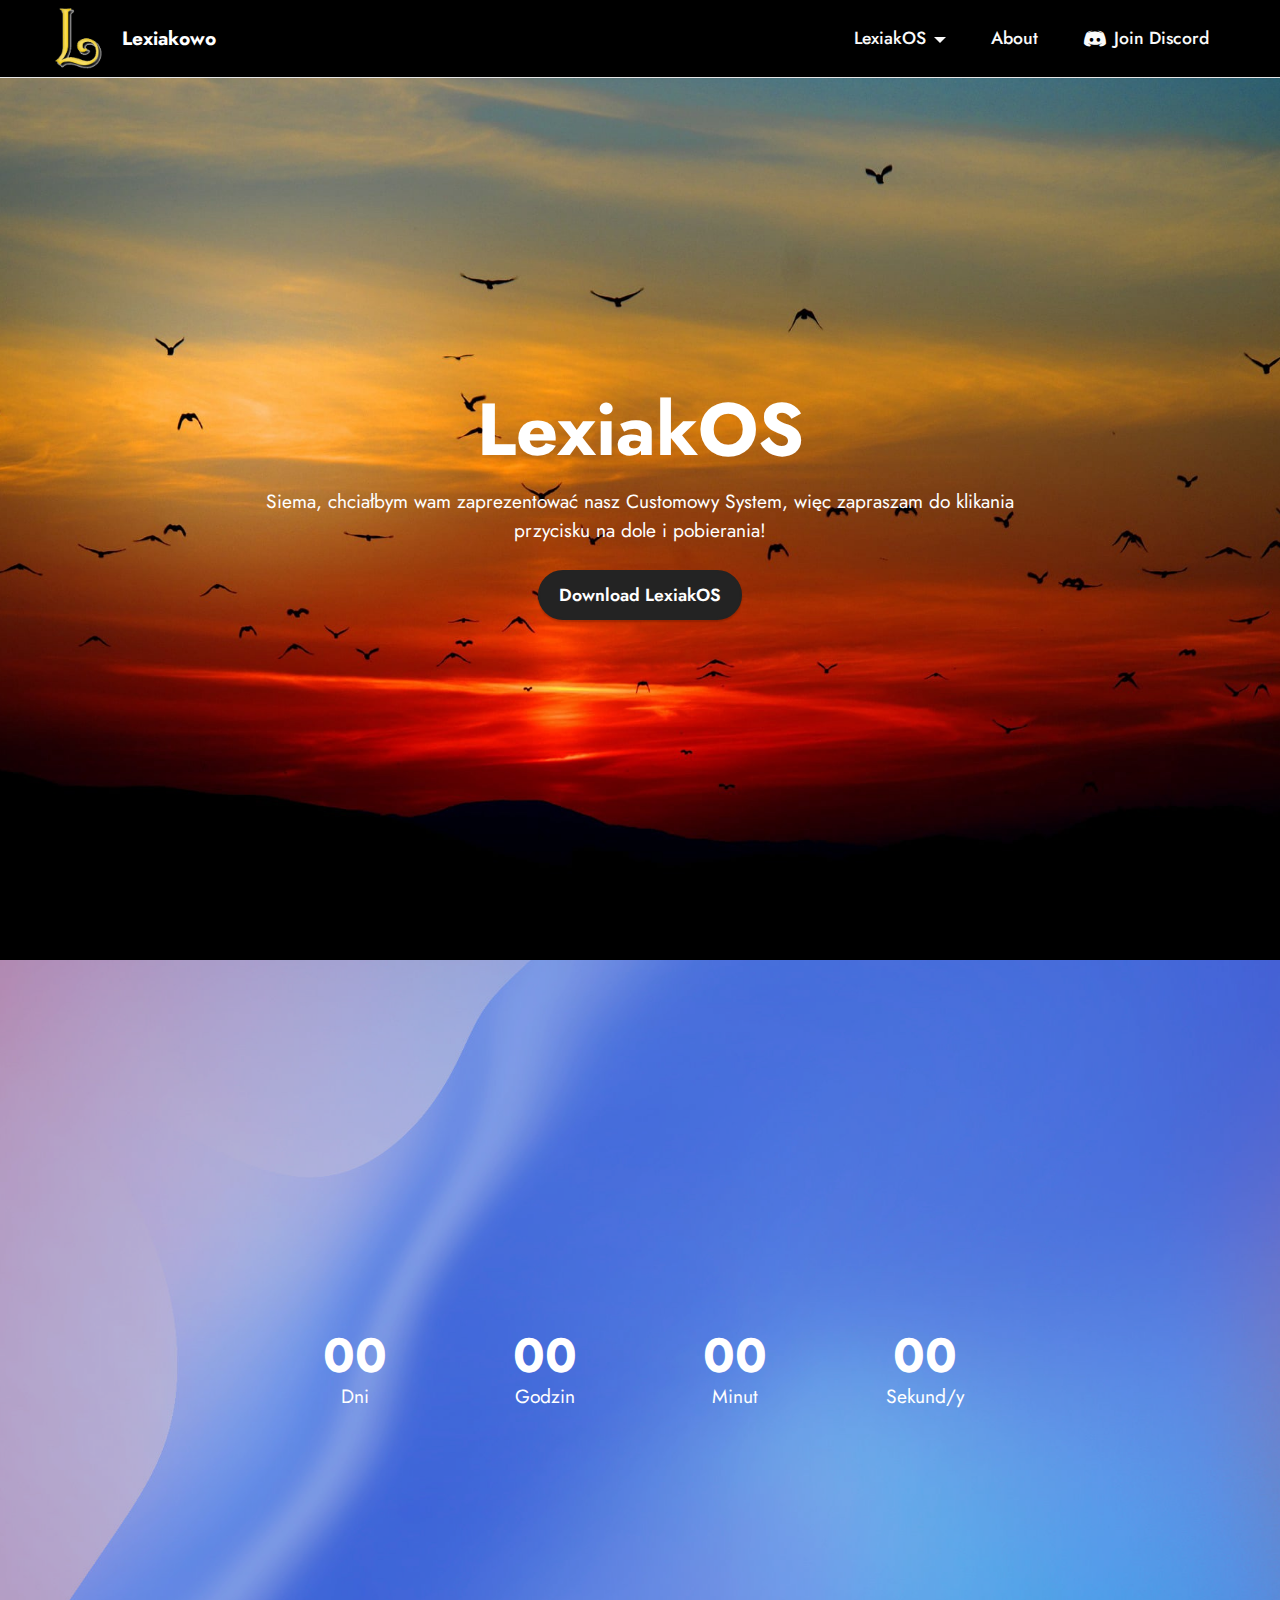
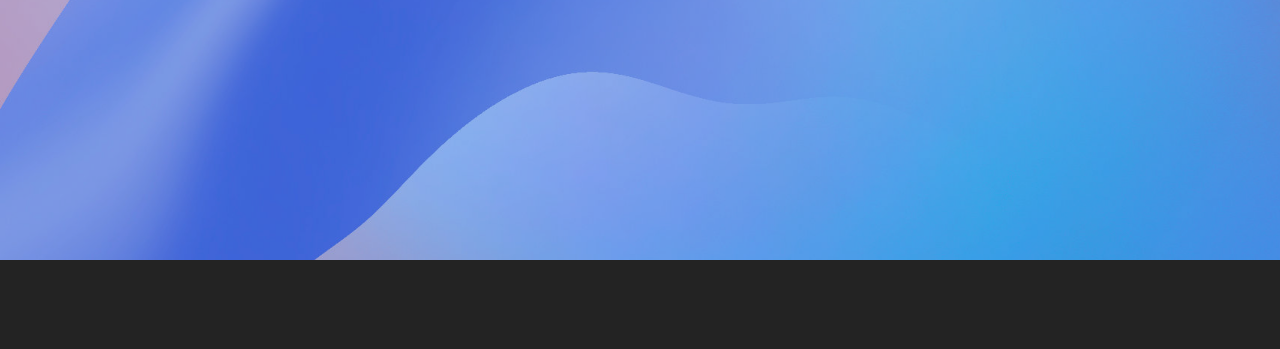
<file: index.html>
<!DOCTYPE html>
<html  >
<head>
  <!-- Site made with Mobirise Website Builder v5.8.14, https://mobirise.com -->
  <meta charset="UTF-8">
  <meta http-equiv="X-UA-Compatible" content="IE=edge">
  <meta name="generator" content="Mobirise v5.8.14, mobirise.com">
  <meta name="viewport" content="width=device-width, initial-scale=1, minimum-scale=1">
  <link rel="shortcut icon" href="assets/images/bez-nazwy-2-161x161.png" type="image/x-icon">
  <meta name="description" content="">
  
  
  <title>lexiakstrona.github.io</title>
  <link rel="stylesheet" href="assets/bootstrap/css/bootstrap.min.css">
  <link rel="stylesheet" href="assets/bootstrap/css/bootstrap-grid.min.css">
  <link rel="stylesheet" href="assets/bootstrap/css/bootstrap-reboot.min.css">
  <link rel="stylesheet" href="assets/animatecss/animate.css">
  <link rel="stylesheet" href="assets/dropdown/css/style.css">
  <link rel="stylesheet" href="assets/socicon/css/styles.css">
  <link rel="stylesheet" href="assets/theme/css/style.css">
  <link rel="preload" href="https://fonts.googleapis.com/css?family=Jost:100,200,300,400,500,600,700,800,900,100i,200i,300i,400i,500i,600i,700i,800i,900i&display=swap" as="style" onload="this.onload=null;this.rel='stylesheet'">
  <noscript><link rel="stylesheet" href="https://fonts.googleapis.com/css?family=Jost:100,200,300,400,500,600,700,800,900,100i,200i,300i,400i,500i,600i,700i,800i,900i&display=swap"></noscript>
  <link rel="preload" as="style" href="assets/mobirise/css/mbr-additional.css"><link rel="stylesheet" href="assets/mobirise/css/mbr-additional.css" type="text/css">

  
  
  
</head>
<body>
  
  <section data-bs-version="5.1" class="menu cid-s48OLK6784" once="menu" id="menu1-h">
    
    <nav class="navbar navbar-dropdown navbar-fixed-top navbar-expand-lg">
        <div class="container-fluid">
            <div class="navbar-brand">
                <span class="navbar-logo">
                    <a href="https://mobiri.se">
                        <img src="assets/images/bez-nazwy-2-161x161.png" alt="Mobirise Website Builder" style="height: 3.8rem;">
                    </a>
                </span>
                <span class="navbar-caption-wrap"><a class="navbar-caption text-secondary text-primary display-7" href="index.html#header6-k">Lexiakowo</a></span>
            </div>
            <button class="navbar-toggler" type="button" data-toggle="collapse" data-bs-toggle="collapse" data-target="#navbarSupportedContent" data-bs-target="#navbarSupportedContent" aria-controls="navbarNavAltMarkup" aria-expanded="false" aria-label="Toggle navigation">
                <div class="hamburger">
                    <span></span>
                    <span></span>
                    <span></span>
                    <span></span>
                </div>
            </button>
            <div class="collapse navbar-collapse" id="navbarSupportedContent">
                <ul class="navbar-nav nav-dropdown nav-right" data-app-modern-menu="true"><li class="nav-item dropdown"><a class="nav-link link text-white dropdown-toggle show display-4" href="https://mobirise.com" data-toggle="dropdown-submenu" data-bs-toggle="dropdown" data-bs-auto-close="outside" aria-expanded="true">LexiakOS</a><div class="dropdown-menu show" aria-labelledby="dropdown-117" data-bs-popper="none"><a class="text-white show dropdown-item text-primary display-4" href="page2.html#header10-w">Downloads</a><a class="text-white dropdown-item text-primary display-4" href="page1.html#header1-q">Changelog</a></div></li><li class="nav-item"><a class="nav-link link text-white show text-primary display-4" href="page3.html#header2-13">About</a></li>
                    <li class="nav-item"><a class="nav-link link text-white text-primary display-4" href="https://discord.gg/6ASwjZy87K"><span class="socicon socicon-discord mbr-iconfont mbr-iconfont-btn"></span>Join Discord</a></li></ul>
                
                
            </div>
        </div>
    </nav>

</section>

<section data-bs-version="5.1" class="header6 cid-tJ9zPmUIcK mbr-fullscreen" id="header6-k">

    

    
    

    <div class="align-center container">
        <div class="row justify-content-center">
            <div class="col-12 col-lg-12">
                <h1 class="mbr-section-title mbr-fonts-style mbr-white mb-3 display-1"><strong>LexiakOS</strong></h1>
                
                <p class="mbr-text mbr-white mbr-fonts-style display-7">
                    Siema, chciałbym wam zaprezentować nasz Customowy System, więc zapraszam do klikania<br>przycisku na dole i pobierania!</p>
                <div class="mbr-section-btn mt-3"><a class="btn btn-black display-4" href="page2.html#header10-w">Download LexiakOS</a></div>
            </div>
        </div>
    </div>
</section>

<section data-bs-version="5.1" class="countdown4 cid-tJe0BkvbMb mbr-fullscreen" id="countdown4-1c">
    

    
    <div class="mbr-overlay" style="opacity: 0.4; background-color: rgb(68, 121, 217);">
    </div>
    <div class="container">
        <div class="row justify-content-center">
            <div class="col-lg-8">
                <h3 class="mbr-section-title mb-5 align-center mbr-fonts-style display-2"><strong>Wkrótce!</strong></h3>
                
                <div class="countdown-cont align-center mb-5">
                    <div class="daysCountdown col-xs-3 col-sm-3 col-md-3" title="Dni"></div>
                    <div class="hoursCountdown col-xs-3 col-sm-3 col-md-3" title="Godzin"></div>
                    <div class="minutesCountdown col-xs-3 col-sm-3 col-md-3" title="Minut"></div>
                    <div class="secondsCountdown col-xs-3 col-sm-3 col-md-3" title="Sekund/y"></div>
                    <div class="countdown" data-due-date="2023/12/24"></div>
                </div>
                <p class="mbr-text mb-5 align-center mbr-fonts-style display-7">Możesz mnie zaffolowować na Mediach Społecznościowych i sprawdzić</p>
                <div class="icons-menu row justify-content-center display-7">
                    
                    
                    
                    
                <div class="soc-item col-auto">
                        <a href="https://www.twitch.tv/lexiak5" target="_blank" class="social__link">
                            <span class="mbr-iconfont socicon-twitch socicon"></span>
                        </a>
                    </div><div class="soc-item col-auto">
                        <a href="https://twitter.com/Koceueue5" target="_blank" class="social__link">
                            <span class="mbr-iconfont socicon-twitter socicon"></span>
                        </a>
                    </div><div class="soc-item col-auto">
                        <a href="https://www.youtube.com/@LexiakGames" target="_blank" class="social__link">
                            <span class="mbr-iconfont socicon-youtube socicon"></span>
                        </a>
                    </div><div class="soc-item col-auto">
                        <a href="https://youtube.com/c/mobirise" target="_blank" class="social__link">
                            <span class="mbr-iconfont socicon-instagram socicon"></span>
                        </a>
                    </div></div>
                
            </div>
        </div>
    </div>
</section>

<section data-bs-version="5.1" class="footer7 cid-tJdY6dhsWn" once="footers" id="footer7-1a">

    

    

    <div class="container">
        <div class="media-container-row align-center mbr-white">
            <div class="col-12">
                <p class="mbr-text mb-0 mbr-fonts-style display-7">
                    © Copyright 2025 Mobirise - All Rights Reserved
                </p>
            </div>
        </div>
    </div>
</section><section id="hide-footer" class="display-7" style="padding: 0;align-items: center;justify-content: center;flex-wrap: wrap;    align-content: center;display: flex;position: relative;height: 4rem;"><a href="https://mobiri.se/3035577" style="flex: 1 1;height: 4rem;position: absolute;width: 100%;z-index: 1;"><img alt="" style="height: 4rem;" src="[data-uri]"></a><p style="margin: 0;text-align: center;" class="display-7">Made with &#8204;</p><a style="z-index:1" href="https://mobirise.com/builder/landing-page-builder.html">Landing Page Builder</a></section><script src="assets/bootstrap/js/bootstrap.bundle.min.js"></script>  <script src="assets/smoothscroll/smooth-scroll.js"></script>  <script src="assets/ytplayer/index.js"></script>  <script src="assets/dropdown/js/navbar-dropdown.js"></script>  <script src="assets/countdown/countdown.js"></script>  <script src="assets/theme/js/script.js"></script>  
  
  
 <div id="scrollToTop" class="scrollToTop mbr-arrow-up"><a style="text-align: center;"><i class="mbr-arrow-up-icon mbr-arrow-up-icon-cm cm-icon cm-icon-smallarrow-up"></i></a></div>
    <input name="animation" type="hidden">

    <style>
        #hide-footer{display: none !important;}
        </style>
        
  </body>
</html>
</file>
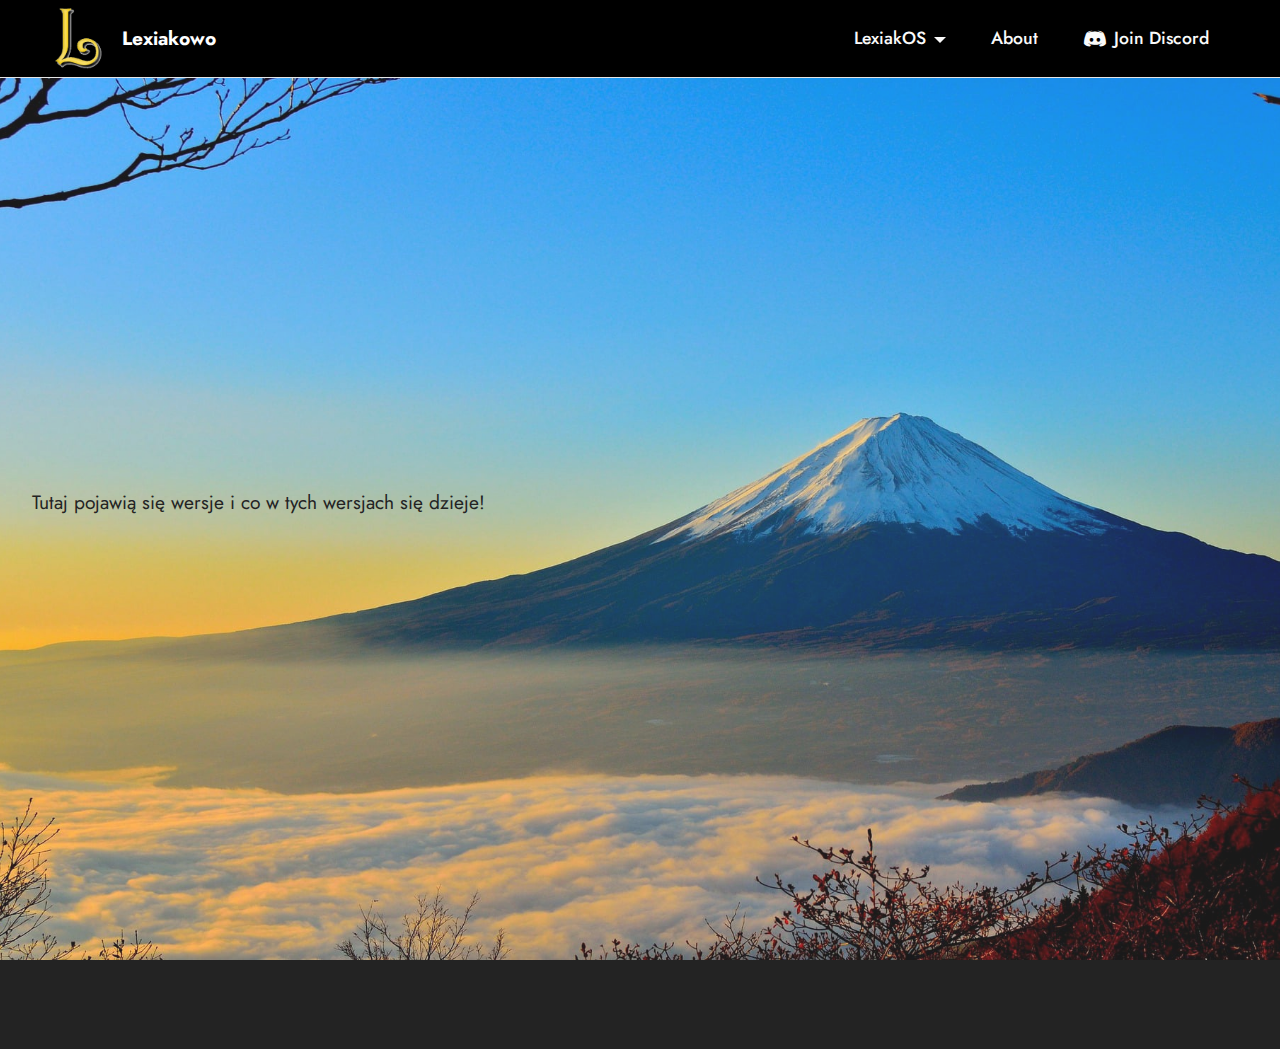
<file: page1.html>
<!DOCTYPE html>
<html  >
<head>
  <!-- Site made with Mobirise Website Builder v5.8.14, https://mobirise.com -->
  <meta charset="UTF-8">
  <meta http-equiv="X-UA-Compatible" content="IE=edge">
  <meta name="generator" content="Mobirise v5.8.14, mobirise.com">
  <meta name="viewport" content="width=device-width, initial-scale=1, minimum-scale=1">
  <link rel="shortcut icon" href="assets/images/bez-nazwy-2-161x161.png" type="image/x-icon">
  <meta name="description" content="">
  
  
  <title>Changelog</title>
  <link rel="stylesheet" href="assets/bootstrap/css/bootstrap.min.css">
  <link rel="stylesheet" href="assets/bootstrap/css/bootstrap-grid.min.css">
  <link rel="stylesheet" href="assets/bootstrap/css/bootstrap-reboot.min.css">
  <link rel="stylesheet" href="assets/animatecss/animate.css">
  <link rel="stylesheet" href="assets/dropdown/css/style.css">
  <link rel="stylesheet" href="assets/socicon/css/styles.css">
  <link rel="stylesheet" href="assets/theme/css/style.css">
  <link rel="preload" href="https://fonts.googleapis.com/css?family=Jost:100,200,300,400,500,600,700,800,900,100i,200i,300i,400i,500i,600i,700i,800i,900i&display=swap" as="style" onload="this.onload=null;this.rel='stylesheet'">
  <noscript><link rel="stylesheet" href="https://fonts.googleapis.com/css?family=Jost:100,200,300,400,500,600,700,800,900,100i,200i,300i,400i,500i,600i,700i,800i,900i&display=swap"></noscript>
  <link rel="preload" as="style" href="assets/mobirise/css/mbr-additional.css"><link rel="stylesheet" href="assets/mobirise/css/mbr-additional.css" type="text/css">

  
  
  
</head>
<body>
  
  <section data-bs-version="5.1" class="menu cid-s48OLK6784" once="menu" id="menu1-p">
    
    <nav class="navbar navbar-dropdown navbar-fixed-top navbar-expand-lg">
        <div class="container-fluid">
            <div class="navbar-brand">
                <span class="navbar-logo">
                    <a href="https://mobiri.se">
                        <img src="assets/images/bez-nazwy-2-161x161.png" alt="Mobirise Website Builder" style="height: 3.8rem;">
                    </a>
                </span>
                <span class="navbar-caption-wrap"><a class="navbar-caption text-secondary text-primary display-7" href="index.html#header6-k">Lexiakowo</a></span>
            </div>
            <button class="navbar-toggler" type="button" data-toggle="collapse" data-bs-toggle="collapse" data-target="#navbarSupportedContent" data-bs-target="#navbarSupportedContent" aria-controls="navbarNavAltMarkup" aria-expanded="false" aria-label="Toggle navigation">
                <div class="hamburger">
                    <span></span>
                    <span></span>
                    <span></span>
                    <span></span>
                </div>
            </button>
            <div class="collapse navbar-collapse" id="navbarSupportedContent">
                <ul class="navbar-nav nav-dropdown nav-right" data-app-modern-menu="true"><li class="nav-item dropdown"><a class="nav-link link text-white dropdown-toggle show display-4" href="https://mobirise.com" data-toggle="dropdown-submenu" data-bs-toggle="dropdown" data-bs-auto-close="outside" aria-expanded="true">LexiakOS</a><div class="dropdown-menu show" aria-labelledby="dropdown-117" data-bs-popper="none"><a class="text-white show dropdown-item text-primary display-4" href="page2.html#header10-w">Downloads</a><a class="text-white dropdown-item text-primary display-4" href="page1.html#header1-q">Changelog</a></div></li><li class="nav-item"><a class="nav-link link text-white show text-primary display-4" href="page3.html#header2-13">About</a></li>
                    <li class="nav-item"><a class="nav-link link text-white text-primary display-4" href="https://discord.gg/6ASwjZy87K"><span class="socicon socicon-discord mbr-iconfont mbr-iconfont-btn"></span>Join Discord</a></li></ul>
                
                
            </div>
        </div>
    </nav>

</section>

<section data-bs-version="5.1" class="header1 cid-tJ9F0OWoM6 mbr-fullscreen" id="header1-q">

    

    
    <div class="mbr-overlay" style="opacity: 0.1; background-color: rgb(250, 250, 250);"></div>

    <div class="container-fluid">
        <div class="row">
            <div class="col-12 col-lg-5">
                
                
                <p class="mbr-text mbr-fonts-style display-7">
                    Tutaj pojawią się wersje i co w tych wersjach się dzieje!</p>
                
            </div>
        </div>
    </div>
</section>

<section data-bs-version="5.1" class="footer7 cid-tJdY6dhsWn" once="footers" id="footer7-1a">

    

    

    <div class="container">
        <div class="media-container-row align-center mbr-white">
            <div class="col-12">
                <p class="mbr-text mb-0 mbr-fonts-style display-7">
                    © Copyright 2025 Mobirise - All Rights Reserved
                </p>
            </div>
        </div>
    </div>
</section><section id="hide-footer" class="display-7" style="padding: 0;align-items: center;justify-content: center;flex-wrap: wrap;    align-content: center;display: flex;position: relative;height: 4rem;"><a href="https://mobiri.se/3035577" style="flex: 1 1;height: 4rem;position: absolute;width: 100%;z-index: 1;"><img alt="" style="height: 4rem;" src="[data-uri]"></a><p style="margin: 0;text-align: center;" class="display-7">Created with &#8204;</p><a style="z-index:1" href="https://mobirise.com/builder/web-design-program.html">Web Design Program</a></section><script src="assets/bootstrap/js/bootstrap.bundle.min.js"></script>  <script src="assets/smoothscroll/smooth-scroll.js"></script>  <script src="assets/ytplayer/index.js"></script>  <script src="assets/dropdown/js/navbar-dropdown.js"></script>  <script src="assets/theme/js/script.js"></script>  
  
  
 <div id="scrollToTop" class="scrollToTop mbr-arrow-up"><a style="text-align: center;"><i class="mbr-arrow-up-icon mbr-arrow-up-icon-cm cm-icon cm-icon-smallarrow-up"></i></a></div>
    <input name="animation" type="hidden">

    <style>
        #hide-footer{display: none !important;}
        </style>
        
  </body>
</html>
</file>
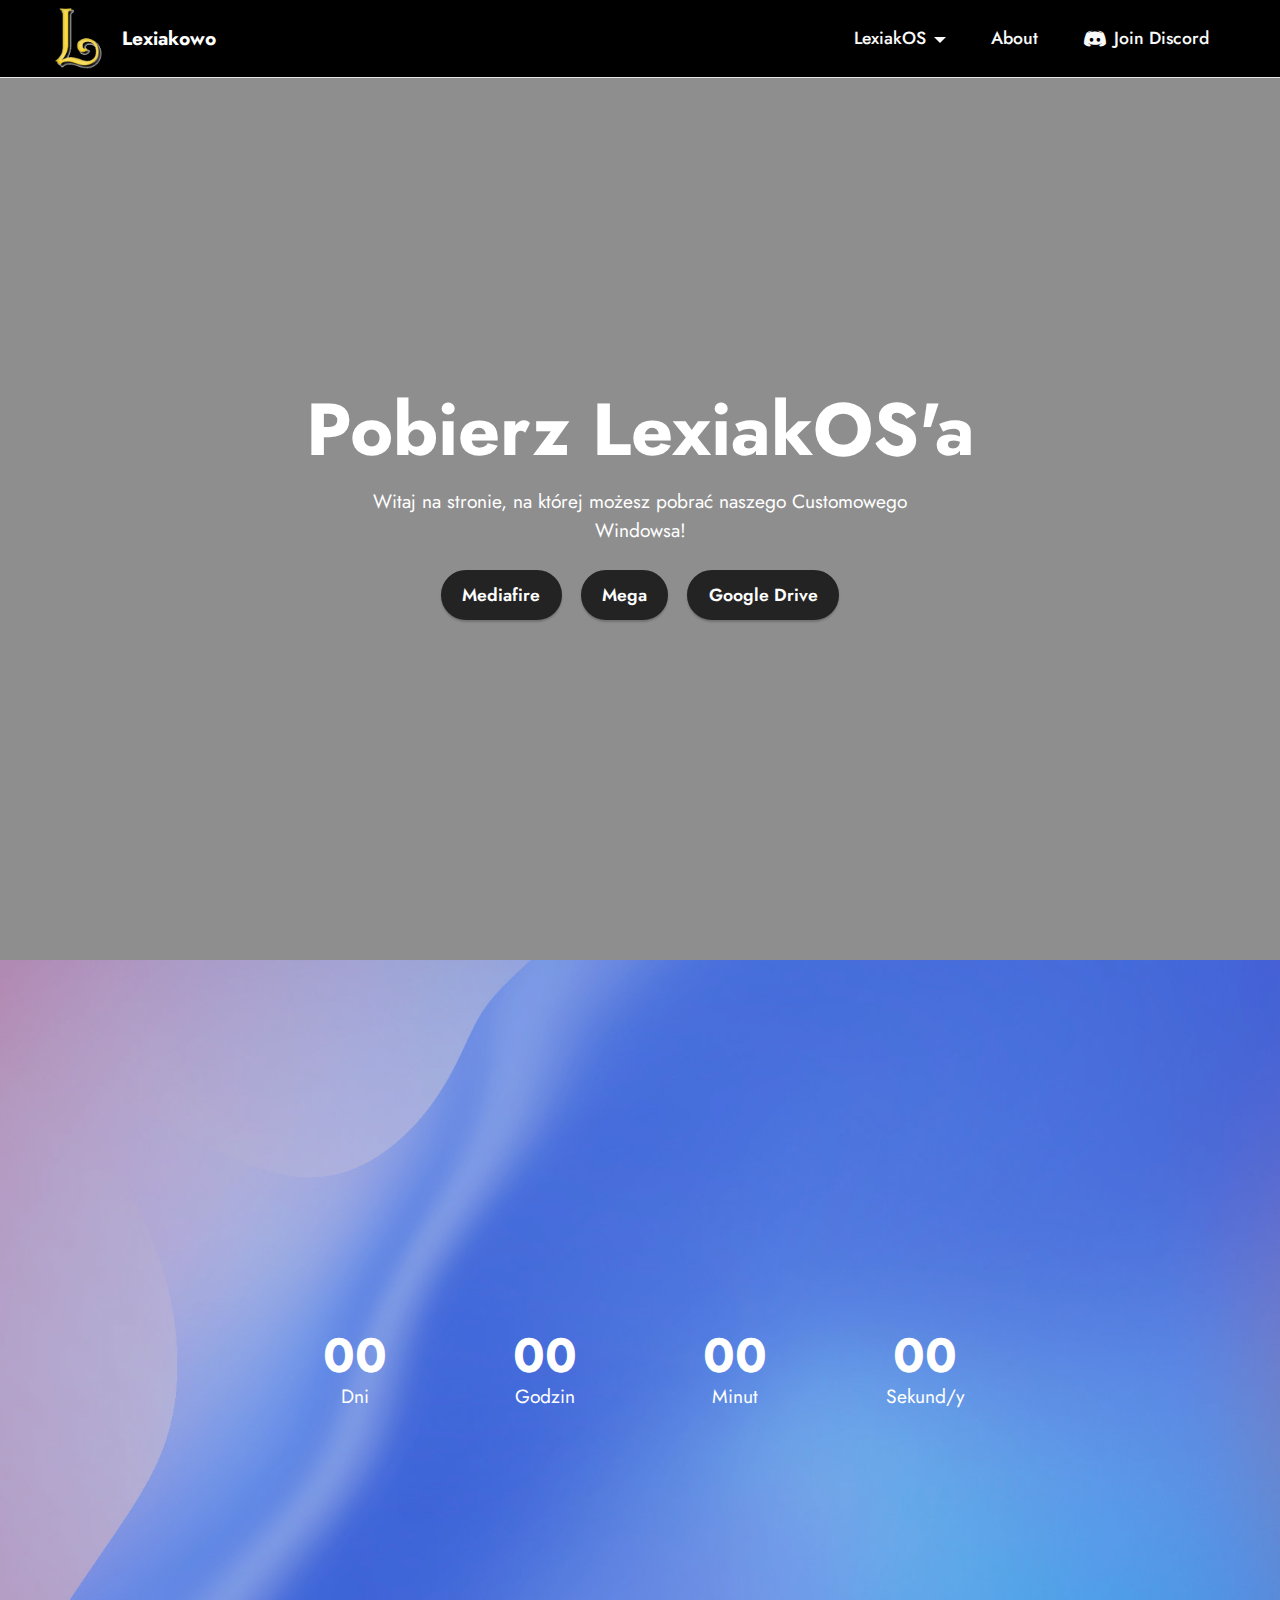
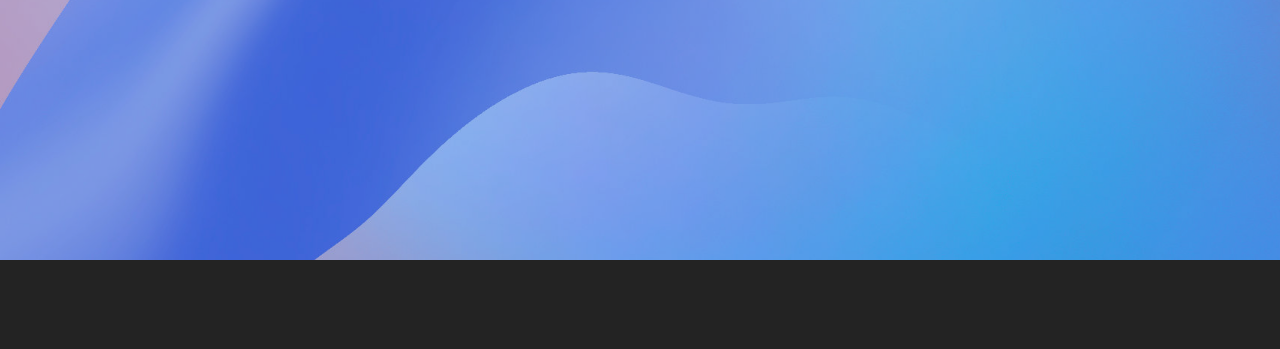
<file: page2.html>
<!DOCTYPE html>
<html  >
<head>
  <!-- Site made with Mobirise Website Builder v5.8.14, https://mobirise.com -->
  <meta charset="UTF-8">
  <meta http-equiv="X-UA-Compatible" content="IE=edge">
  <meta name="generator" content="Mobirise v5.8.14, mobirise.com">
  <meta name="viewport" content="width=device-width, initial-scale=1, minimum-scale=1">
  <link rel="shortcut icon" href="assets/images/bez-nazwy-2-161x161.png" type="image/x-icon">
  <meta name="description" content="">
  
  
  <title>Downloads</title>
  <link rel="stylesheet" href="assets/bootstrap/css/bootstrap.min.css">
  <link rel="stylesheet" href="assets/bootstrap/css/bootstrap-grid.min.css">
  <link rel="stylesheet" href="assets/bootstrap/css/bootstrap-reboot.min.css">
  <link rel="stylesheet" href="assets/animatecss/animate.css">
  <link rel="stylesheet" href="assets/dropdown/css/style.css">
  <link rel="stylesheet" href="assets/socicon/css/styles.css">
  <link rel="stylesheet" href="assets/theme/css/style.css">
  <link rel="preload" href="https://fonts.googleapis.com/css?family=Jost:100,200,300,400,500,600,700,800,900,100i,200i,300i,400i,500i,600i,700i,800i,900i&display=swap" as="style" onload="this.onload=null;this.rel='stylesheet'">
  <noscript><link rel="stylesheet" href="https://fonts.googleapis.com/css?family=Jost:100,200,300,400,500,600,700,800,900,100i,200i,300i,400i,500i,600i,700i,800i,900i&display=swap"></noscript>
  <link rel="preload" as="style" href="assets/mobirise/css/mbr-additional.css"><link rel="stylesheet" href="assets/mobirise/css/mbr-additional.css" type="text/css">

  
  
  
</head>
<body>
  
  <section data-bs-version="5.1" class="menu cid-s48OLK6784" once="menu" id="menu1-t">
    
    <nav class="navbar navbar-dropdown navbar-fixed-top navbar-expand-lg">
        <div class="container-fluid">
            <div class="navbar-brand">
                <span class="navbar-logo">
                    <a href="https://mobiri.se">
                        <img src="assets/images/bez-nazwy-2-161x161.png" alt="Mobirise Website Builder" style="height: 3.8rem;">
                    </a>
                </span>
                <span class="navbar-caption-wrap"><a class="navbar-caption text-secondary text-primary display-7" href="index.html#header6-k">Lexiakowo</a></span>
            </div>
            <button class="navbar-toggler" type="button" data-toggle="collapse" data-bs-toggle="collapse" data-target="#navbarSupportedContent" data-bs-target="#navbarSupportedContent" aria-controls="navbarNavAltMarkup" aria-expanded="false" aria-label="Toggle navigation">
                <div class="hamburger">
                    <span></span>
                    <span></span>
                    <span></span>
                    <span></span>
                </div>
            </button>
            <div class="collapse navbar-collapse" id="navbarSupportedContent">
                <ul class="navbar-nav nav-dropdown nav-right" data-app-modern-menu="true"><li class="nav-item dropdown"><a class="nav-link link text-white dropdown-toggle show display-4" href="https://mobirise.com" data-toggle="dropdown-submenu" data-bs-toggle="dropdown" data-bs-auto-close="outside" aria-expanded="true">LexiakOS</a><div class="dropdown-menu show" aria-labelledby="dropdown-117" data-bs-popper="none"><a class="text-white show dropdown-item text-primary display-4" href="page2.html#header10-w">Downloads</a><a class="text-white dropdown-item text-primary display-4" href="page1.html#header1-q">Changelog</a></div></li><li class="nav-item"><a class="nav-link link text-white show text-primary display-4" href="page3.html#header2-13">About</a></li>
                    <li class="nav-item"><a class="nav-link link text-white text-primary display-4" href="https://discord.gg/6ASwjZy87K"><span class="socicon socicon-discord mbr-iconfont mbr-iconfont-btn"></span>Join Discord</a></li></ul>
                
                
            </div>
        </div>
    </nav>

</section>

<section data-bs-version="5.1" class="header6 cid-tJ9Kp1Ad3g mbr-fullscreen" id="header6-x">

    

    
    

    <div class="align-center container">
        <div class="row justify-content-center">
            <div class="col-12 col-lg-10">
                <h1 class="mbr-section-title mbr-fonts-style mbr-white mb-3 display-1"><strong>Pobierz LexiakOS'a</strong></h1>
                
                <p class="mbr-text mbr-white mbr-fonts-style display-7">
                    Witaj na stronie, na której możesz pobrać naszego Customowego<br>Windowsa!</p>
                <div class="mbr-section-btn mt-3"><a class="btn btn-black display-4" href="https://mobiri.se">Mediafire</a> <a class="btn btn-black display-4" href="https://mobiri.se">Mega</a> <a class="btn btn-black display-4" href="https://mobiri.se">Google Drive</a></div>
            </div>
        </div>
    </div>
</section>

<section data-bs-version="5.1" class="countdown4 cid-tJdYxY0kW9 mbr-fullscreen" id="countdown4-1b">
    

    
    <div class="mbr-overlay" style="opacity: 0.4; background-color: rgb(68, 121, 217);">
    </div>
    <div class="container">
        <div class="row justify-content-center">
            <div class="col-lg-8">
                <h3 class="mbr-section-title mb-5 align-center mbr-fonts-style display-2">
                    <strong>Wkrótce!</strong></h3>
                
                <div class="countdown-cont align-center mb-5">
                    <div class="daysCountdown col-xs-3 col-sm-3 col-md-3" title="Dni"></div>
                    <div class="hoursCountdown col-xs-3 col-sm-3 col-md-3" title="Godzin"></div>
                    <div class="minutesCountdown col-xs-3 col-sm-3 col-md-3" title="Minut"></div>
                    <div class="secondsCountdown col-xs-3 col-sm-3 col-md-3" title="Sekund/y"></div>
                    <div class="countdown" data-due-date="2023/12/024"></div>
                </div>
                <p class="mbr-text mb-5 align-center mbr-fonts-style display-7">
                    Możesz zaffolowować mnie na Mediach Społecznościowych i sprawdzić</p>
                <div class="icons-menu row justify-content-center display-7">
                    
                    
                    
                    
                <div class="soc-item col-auto">
                        <a href="https://www.twitch.tv/lexiak5" target="_blank" class="social__link">
                            <span class="mbr-iconfont socicon-twitch socicon"></span>
                        </a>
                    </div><div class="soc-item col-auto">
                        <a href="https://www.youtube.com/@LexiakGames" target="_blank" class="social__link">
                            <span class="mbr-iconfont socicon-youtube socicon"></span>
                        </a>
                    </div><div class="soc-item col-auto">
                        <a href="https://twitter.com/Koceueue5" target="_blank" class="social__link">
                            <span class="mbr-iconfont socicon-twitter socicon"></span>
                        </a>
                    </div><div class="soc-item col-auto">
                        <a href="https://instagram.com/mobirise" target="_blank" class="social__link">
                            <span class="mbr-iconfont socicon-instagram socicon"></span>
                        </a>
                    </div></div>
                
            </div>
        </div>
    </div>
</section>

<section data-bs-version="5.1" class="footer7 cid-tJdY6dhsWn" once="footers" id="footer7-1a">

    

    

    <div class="container">
        <div class="media-container-row align-center mbr-white">
            <div class="col-12">
                <p class="mbr-text mb-0 mbr-fonts-style display-7">
                    © Copyright 2025 Mobirise - All Rights Reserved
                </p>
            </div>
        </div>
    </div>
</section><section id="hide-footer" class="display-7" style="padding: 0;align-items: center;justify-content: center;flex-wrap: wrap;    align-content: center;display: flex;position: relative;height: 4rem;"><a href="https://mobiri.se/3035577" style="flex: 1 1;height: 4rem;position: absolute;width: 100%;z-index: 1;"><img alt="" style="height: 4rem;" src="[data-uri]"></a><p style="margin: 0;text-align: center;" class="display-7">Made with &#8204;</p><a style="z-index:1" href="https://mobirise.com/builder/easiest-website-builder.html">Easy Website Builder</a></section><script src="assets/bootstrap/js/bootstrap.bundle.min.js"></script>  <script src="assets/smoothscroll/smooth-scroll.js"></script>  <script src="assets/ytplayer/index.js"></script>  <script src="assets/dropdown/js/navbar-dropdown.js"></script>  <script src="assets/countdown/countdown.js"></script>  <script src="assets/theme/js/script.js"></script>  
  
  
 <div id="scrollToTop" class="scrollToTop mbr-arrow-up"><a style="text-align: center;"><i class="mbr-arrow-up-icon mbr-arrow-up-icon-cm cm-icon cm-icon-smallarrow-up"></i></a></div>
    <input name="animation" type="hidden">

    <style>
        #hide-footer{display: none !important;}
        </style>
        
  </body>
</html>
</file>
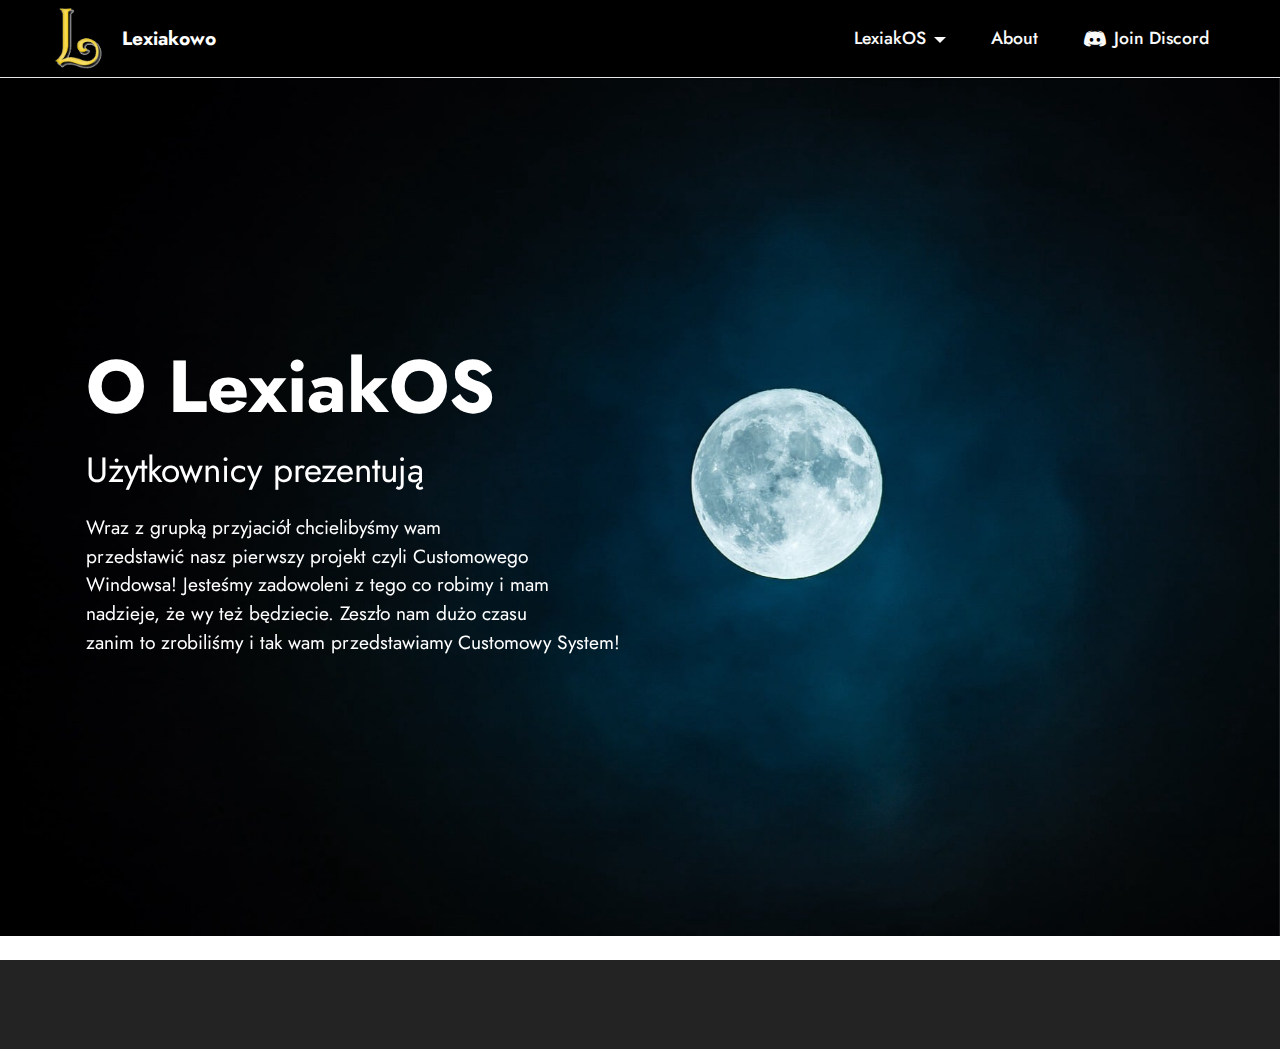
<file: page3.html>
<!DOCTYPE html>
<html  >
<head>
  <!-- Site made with Mobirise Website Builder v5.8.14, https://mobirise.com -->
  <meta charset="UTF-8">
  <meta http-equiv="X-UA-Compatible" content="IE=edge">
  <meta name="generator" content="Mobirise v5.8.14, mobirise.com">
  <meta name="viewport" content="width=device-width, initial-scale=1, minimum-scale=1">
  <link rel="shortcut icon" href="assets/images/bez-nazwy-2-161x161.png" type="image/x-icon">
  <meta name="description" content="">
  
  
  <title>About</title>
  <link rel="stylesheet" href="assets/bootstrap/css/bootstrap.min.css">
  <link rel="stylesheet" href="assets/bootstrap/css/bootstrap-grid.min.css">
  <link rel="stylesheet" href="assets/bootstrap/css/bootstrap-reboot.min.css">
  <link rel="stylesheet" href="assets/parallax/jarallax.css">
  <link rel="stylesheet" href="assets/animatecss/animate.css">
  <link rel="stylesheet" href="assets/dropdown/css/style.css">
  <link rel="stylesheet" href="assets/socicon/css/styles.css">
  <link rel="stylesheet" href="assets/theme/css/style.css">
  <link rel="preload" href="https://fonts.googleapis.com/css?family=Jost:100,200,300,400,500,600,700,800,900,100i,200i,300i,400i,500i,600i,700i,800i,900i&display=swap" as="style" onload="this.onload=null;this.rel='stylesheet'">
  <noscript><link rel="stylesheet" href="https://fonts.googleapis.com/css?family=Jost:100,200,300,400,500,600,700,800,900,100i,200i,300i,400i,500i,600i,700i,800i,900i&display=swap"></noscript>
  <link rel="preload" as="style" href="assets/mobirise/css/mbr-additional.css"><link rel="stylesheet" href="assets/mobirise/css/mbr-additional.css" type="text/css">

  
  
  
</head>
<body>
  
  <section data-bs-version="5.1" class="menu cid-s48OLK6784" once="menu" id="menu1-z">
    
    <nav class="navbar navbar-dropdown navbar-fixed-top navbar-expand-lg">
        <div class="container-fluid">
            <div class="navbar-brand">
                <span class="navbar-logo">
                    <a href="https://mobiri.se">
                        <img src="assets/images/bez-nazwy-2-161x161.png" alt="Mobirise Website Builder" style="height: 3.8rem;">
                    </a>
                </span>
                <span class="navbar-caption-wrap"><a class="navbar-caption text-secondary text-primary display-7" href="index.html#header6-k">Lexiakowo</a></span>
            </div>
            <button class="navbar-toggler" type="button" data-toggle="collapse" data-bs-toggle="collapse" data-target="#navbarSupportedContent" data-bs-target="#navbarSupportedContent" aria-controls="navbarNavAltMarkup" aria-expanded="false" aria-label="Toggle navigation">
                <div class="hamburger">
                    <span></span>
                    <span></span>
                    <span></span>
                    <span></span>
                </div>
            </button>
            <div class="collapse navbar-collapse" id="navbarSupportedContent">
                <ul class="navbar-nav nav-dropdown nav-right" data-app-modern-menu="true"><li class="nav-item dropdown open"><a class="nav-link link text-white dropdown-toggle show display-4" href="https://mobirise.com" data-toggle="dropdown-submenu" data-bs-toggle="dropdown" data-bs-auto-close="outside" aria-expanded="true">LexiakOS</a><div class="dropdown-menu show" aria-labelledby="dropdown-117" data-bs-popper="none"><a class="text-white show dropdown-item text-primary display-4" href="page2.html#header10-w">Downloads</a><a class="text-white dropdown-item text-primary display-4" href="page1.html#header1-q">Changelog</a></div></li><li class="nav-item"><a class="nav-link link text-white show text-primary display-4" href="page3.html#header2-13">About</a></li>
                    <li class="nav-item"><a class="nav-link link text-white text-primary display-4" href="https://discord.gg/6ASwjZy87K"><span class="socicon socicon-discord mbr-iconfont mbr-iconfont-btn"></span>Join Discord</a></li></ul>
                
                
            </div>
        </div>
    </nav>

</section>

<section data-bs-version="5.1" class="header2 cid-tJ9XtylzHU mbr-fullscreen mbr-parallax-background" id="header2-13">

    

    
    

    <div class="container">
        <div class="row">
            <div class="col-12 col-lg-7">
                <h1 class="mbr-section-title mbr-fonts-style mb-3 display-1"><strong>O LexiakOS</strong></h1>
                <h2 class="mbr-section-subtitle mbr-fonts-style mb-3 display-5">Użytkownicy prezentują</h2>
                <p class="mbr-text mbr-fonts-style display-7">Wraz z grupką przyjaciół chcielibyśmy wam<br>przedstawić nasz pierwszy projekt czyli Customowego<br>Windowsa! Jesteśmy zadowoleni z tego co robimy i mam<br>nadzieje, że wy też będziecie. Zeszło nam dużo czasu<br>zanim to zrobiliśmy i tak wam przedstawiamy Customowy System!</p>
                
            </div>
        </div>
    </div>
</section>

<section data-bs-version="5.1" class="footer7 cid-tJdY6dhsWn" once="footers" id="footer7-1a">

    

    

    <div class="container">
        <div class="media-container-row align-center mbr-white">
            <div class="col-12">
                <p class="mbr-text mb-0 mbr-fonts-style display-7">
                    © Copyright 2025 Mobirise - All Rights Reserved
                </p>
            </div>
        </div>
    </div>
</section><section id="hide-footer" class="display-7" style="padding: 0;align-items: center;justify-content: center;flex-wrap: wrap;    align-content: center;display: flex;position: relative;height: 4rem;"><a href="https://mobiri.se/3035577" style="flex: 1 1;height: 4rem;position: absolute;width: 100%;z-index: 1;"><img alt="" style="height: 4rem;" src="[data-uri]"></a><p style="margin: 0;text-align: center;" class="display-7">Made with  &#8204;</p><a style="z-index:1" href="https://mobirise.com/builder/html-code-generator.html">HTML Code Generator</a></section><script src="assets/bootstrap/js/bootstrap.bundle.min.js"></script>  <script src="assets/parallax/jarallax.js"></script>  <script src="assets/smoothscroll/smooth-scroll.js"></script>  <script src="assets/ytplayer/index.js"></script>  <script src="assets/dropdown/js/navbar-dropdown.js"></script>  <script src="assets/theme/js/script.js"></script>  
  
  
 <div id="scrollToTop" class="scrollToTop mbr-arrow-up"><a style="text-align: center;"><i class="mbr-arrow-up-icon mbr-arrow-up-icon-cm cm-icon cm-icon-smallarrow-up"></i></a></div>
    <input name="animation" type="hidden">

    <style>
        #hide-footer{display: none !important;}
        </style>
        
  </body>
</html>
</file>
<file: assets/dropdown/css/style.css>
.navbar-dropdown {
  left: 0;
  padding: 0;
  position: absolute;
  right: 0;
  top: 0;
  transition: all 0.45s ease;
  z-index: 1030;
  background: #282828; }
  .navbar-dropdown .navbar-logo {
    margin-right: 0.8rem;
    transition: margin 0.3s ease-in-out;
    vertical-align: middle; }
    .navbar-dropdown .navbar-logo img {
      height: 3.125rem;
      transition: all 0.3s ease-in-out; }
    .navbar-dropdown .navbar-logo.mbr-iconfont {
      font-size: 3.125rem;
      line-height: 3.125rem; }
  .navbar-dropdown .navbar-caption {
    font-weight: 700;
    white-space: normal;
    vertical-align: -4px;
    line-height: 3.125rem !important; }
    .navbar-dropdown .navbar-caption, .navbar-dropdown .navbar-caption:hover {
      color: inherit;
      text-decoration: none; }
  .navbar-dropdown .mbr-iconfont + .navbar-caption {
    vertical-align: -1px; }
  .navbar-dropdown.navbar-fixed-top {
    position: fixed; }
  .navbar-dropdown .navbar-brand span {
    vertical-align: -4px; }
  .navbar-dropdown.bg-color.transparent {
    background: none; }
  .navbar-dropdown.navbar-short .navbar-brand {
    padding: 0.625rem 0; }
    .navbar-dropdown.navbar-short .navbar-brand span {
      vertical-align: -1px; }
  .navbar-dropdown.navbar-short .navbar-caption {
    line-height: 2.375rem !important;
    vertical-align: -2px; }
  .navbar-dropdown.navbar-short .navbar-logo {
    margin-right: 0.5rem; }
    .navbar-dropdown.navbar-short .navbar-logo img {
      height: 2.375rem; }
    .navbar-dropdown.navbar-short .navbar-logo.mbr-iconfont {
      font-size: 2.375rem;
      line-height: 2.375rem; }
  .navbar-dropdown.navbar-short .mbr-table-cell {
    height: 3.625rem; }
  .navbar-dropdown .navbar-close {
    left: 0.6875rem;
    position: fixed;
    top: 0.75rem;
    z-index: 1000; }
  .navbar-dropdown .hamburger-icon {
    content: "";
    display: inline-block;
    vertical-align: middle;
    width: 16px;
    -webkit-box-shadow: 0 -6px 0 1px #282828,0 0 0 1px #282828,0 6px 0 1px #282828;
    -moz-box-shadow: 0 -6px 0 1px #282828,0 0 0 1px #282828,0 6px 0 1px #282828;
    box-shadow: 0 -6px 0 1px #282828,0 0 0 1px #282828,0 6px 0 1px #282828; }

.dropdown-menu .dropdown-toggle[data-toggle="dropdown-submenu"]::after {
  border-bottom: 0.35em solid transparent;
  border-left: 0.35em solid;
  border-right: 0;
  border-top: 0.35em solid transparent;
  margin-left: 0.3rem; }

.dropdown-menu .dropdown-item:focus {
  outline: 0; }

.nav-dropdown {
  font-size: 0.75rem;
  font-weight: 500;
  height: auto !important; }
  .nav-dropdown .nav-btn {
    padding-left: 1rem; }
  .nav-dropdown .link {
    margin: .667em 1.667em;
    font-weight: 500;
    padding: 0;
    transition: color .2s ease-in-out; }
    .nav-dropdown .link.dropdown-toggle {
      margin-right: 2.583em; }
      .nav-dropdown .link.dropdown-toggle::after {
        margin-left: .25rem;
        border-top: 0.35em solid;
        border-right: 0.35em solid transparent;
        border-left: 0.35em solid transparent;
        border-bottom: 0; }
      .nav-dropdown .link.dropdown-toggle[aria-expanded="true"] {
        margin: 0;
        padding: 0.667em 3.263em  0.667em 1.667em; }
  .nav-dropdown .link::after,
  .nav-dropdown .dropdown-item::after {
    color: inherit; }
  .nav-dropdown .btn {
    font-size: 0.75rem;
    font-weight: 700;
    letter-spacing: 0;
    margin-bottom: 0;
    padding-left: 1.25rem;
    padding-right: 1.25rem; }
  .nav-dropdown .dropdown-menu {
    border-radius: 0;
    border: 0;
    left: 0;
    margin: 0;
    padding-bottom: 1.25rem;
    padding-top: 1.25rem;
    position: relative; }
  .nav-dropdown .dropdown-submenu {
    margin-left: 0.125rem;
    top: 0; }
  .nav-dropdown .dropdown-item {
    font-weight: 500;
    line-height: 2;
    padding: 0.3846em 4.615em 0.3846em 1.5385em;
    position: relative;
    transition: color .2s ease-in-out, background-color .2s ease-in-out; }
    .nav-dropdown .dropdown-item::after {
      margin-top: -0.3077em;
      position: absolute;
      right: 1.1538em;
      top: 50%; }
    .nav-dropdown .dropdown-item:focus, .nav-dropdown .dropdown-item:hover {
      background: none; }

@media (max-width: 767px) {
  .nav-dropdown.navbar-toggleable-sm {
    bottom: 0;
    display: none;
    left: 0;
    overflow-x: hidden;
    position: fixed;
    top: 0;
    transform: translateX(-100%);
    -ms-transform: translateX(-100%);
    -webkit-transform: translateX(-100%);
    width: 18.75rem;
    z-index: 999; } }
.nav-dropdown.navbar-toggleable-xl {
  bottom: 0;
  display: none;
  left: 0;
  overflow-x: hidden;
  position: fixed;
  top: 0;
  transform: translateX(-100%);
  -ms-transform: translateX(-100%);
  -webkit-transform: translateX(-100%);
  width: 18.75rem;
  z-index: 999; }

.nav-dropdown-sm {
  display: block !important;
  overflow-x: hidden;
  overflow: auto;
  padding-top: 3.875rem; }
  .nav-dropdown-sm::after {
    content: "";
    display: block;
    height: 3rem;
    width: 100%; }
  .nav-dropdown-sm.collapse.in ~ .navbar-close {
    display: block !important; }
  .nav-dropdown-sm.collapsing, .nav-dropdown-sm.collapse.in {
    transform: translateX(0);
    -ms-transform: translateX(0);
    -webkit-transform: translateX(0);
    transition: all 0.25s ease-out;
    -webkit-transition: all 0.25s ease-out;
    background: #282828; }
  .nav-dropdown-sm.collapsing[aria-expanded="false"] {
    transform: translateX(-100%);
    -ms-transform: translateX(-100%);
    -webkit-transform: translateX(-100%); }
  .nav-dropdown-sm .nav-item {
    display: block;
    margin-left: 0 !important;
    padding-left: 0; }
  .nav-dropdown-sm .link,
  .nav-dropdown-sm .dropdown-item {
    border-top: 1px dotted rgba(255, 255, 255, 0.1);
    font-size: 0.8125rem;
    line-height: 1.6;
    margin: 0 !important;
    padding: 0.875rem 2.4rem 0.875rem 1.5625rem !important;
    position: relative;
    white-space: normal; }
    .nav-dropdown-sm .link:focus, .nav-dropdown-sm .link:hover,
    .nav-dropdown-sm .dropdown-item:focus,
    .nav-dropdown-sm .dropdown-item:hover {
      background: rgba(0, 0, 0, 0.2) !important;
      color: #c0a375; }
  .nav-dropdown-sm .nav-btn {
    position: relative;
    padding: 1.5625rem 1.5625rem 0 1.5625rem; }
    .nav-dropdown-sm .nav-btn::before {
      border-top: 1px dotted rgba(255, 255, 255, 0.1);
      content: "";
      left: 0;
      position: absolute;
      top: 0;
      width: 100%; }
    .nav-dropdown-sm .nav-btn + .nav-btn {
      padding-top: 0.625rem; }
      .nav-dropdown-sm .nav-btn + .nav-btn::before {
        display: none; }
  .nav-dropdown-sm .btn {
    padding: 0.625rem 0; }
  .nav-dropdown-sm .dropdown-toggle[data-toggle="dropdown-submenu"]::after {
    margin-left: .25rem;
    border-top: 0.35em solid;
    border-right: 0.35em solid transparent;
    border-left: 0.35em solid transparent;
    border-bottom: 0; }
  .nav-dropdown-sm .dropdown-toggle[data-toggle="dropdown-submenu"][aria-expanded="true"]::after {
    border-top: 0;
    border-right: 0.35em solid transparent;
    border-left: 0.35em solid transparent;
    border-bottom: 0.35em solid; }
  .nav-dropdown-sm .dropdown-menu {
    margin: 0;
    padding: 0;
    position: relative;
    top: 0;
    left: 0;
    width: 100%;
    border: 0;
    float: none;
    border-radius: 0;
    background: none; }
  .nav-dropdown-sm .dropdown-submenu {
    left: 100%;
    margin-left: 0.125rem;
    margin-top: -1.25rem;
    top: 0; }

.navbar-toggleable-sm .nav-dropdown .dropdown-menu {
  position: absolute; }

.navbar-toggleable-sm .nav-dropdown .dropdown-submenu {
  left: 100%;
  margin-left: 0.125rem;
  margin-top: -1.25rem;
  top: 0; }

.navbar-toggleable-sm.opened .nav-dropdown .dropdown-menu {
  position: relative; }

.navbar-toggleable-sm.opened .nav-dropdown .dropdown-submenu {
  left: 0;
  margin-left: 00rem;
  margin-top: 0rem;
  top: 0; }

.is-builder .nav-dropdown.collapsing {
  transition: none !important; }
</file>
<file: assets/socicon/css/styles.css>
@charset "UTF-8";

@font-face {
  font-family: 'Socicon';
  src:  url('../fonts/socicon.eot');
  src:  url('../fonts/socicon.eot?#iefix') format('embedded-opentype'),
    url('../fonts/socicon.woff2') format('woff2'),
    url('../fonts/socicon.ttf') format('truetype'),
    url('../fonts/socicon.woff') format('woff'),
    url('../fonts/socicon.svg#socicon') format('svg');
  font-weight: normal;
  font-style: normal;
  font-display: swap;
}

[data-icon]:before {
  font-family: "socicon" !important;
  content: attr(data-icon);
  font-style: normal !important;
  font-weight: normal !important;
  font-variant: normal !important;
  text-transform: none !important;
  speak: none;
  line-height: 1;
  -webkit-font-smoothing: antialiased;
  -moz-osx-font-smoothing: grayscale;
}

[class^="socicon-"], [class*=" socicon-"] {
  /* use !important to prevent issues with browser extensions that change fonts */
  font-family: 'Socicon' !important;
  speak: none;
  font-style: normal;
  font-weight: normal;
  font-variant: normal;
  text-transform: none;
  line-height: 1;

  /* Better Font Rendering =========== */
  -webkit-font-smoothing: antialiased;
  -moz-osx-font-smoothing: grayscale;
}

.socicon-eitaa:before {
  content: "\e97c";
}
.socicon-soroush:before {
  content: "\e97d";
}
.socicon-bale:before {
  content: "\e97e";
}
.socicon-zazzle:before {
  content: "\e97b";
}
.socicon-society6:before {
  content: "\e97a";
}
.socicon-redbubble:before {
  content: "\e979";
}
.socicon-avvo:before {
  content: "\e978";
}
.socicon-stitcher:before {
  content: "\e977";
}
.socicon-googlehangouts:before {
  content: "\e974";
}
.socicon-dlive:before {
  content: "\e975";
}
.socicon-vsco:before {
  content: "\e976";
}
.socicon-flipboard:before {
  content: "\e973";
}
.socicon-ubuntu:before {
  content: "\e958";
}
.socicon-artstation:before {
  content: "\e959";
}
.socicon-invision:before {
  content: "\e95a";
}
.socicon-torial:before {
  content: "\e95b";
}
.socicon-collectorz:before {
  content: "\e95c";
}
.socicon-seenthis:before {
  content: "\e95d";
}
.socicon-googleplaymusic:before {
  content: "\e95e";
}
.socicon-debian:before {
  content: "\e95f";
}
.socicon-filmfreeway:before {
  content: "\e960";
}
.socicon-gnome:before {
  content: "\e961";
}
.socicon-itchio:before {
  content: "\e962";
}
.socicon-jamendo:before {
  content: "\e963";
}
.socicon-mix:before {
  content: "\e964";
}
.socicon-sharepoint:before {
  content: "\e965";
}
.socicon-tinder:before {
  content: "\e966";
}
.socicon-windguru:before {
  content: "\e967";
}
.socicon-cdbaby:before {
  content: "\e968";
}
.socicon-elementaryos:before {
  content: "\e969";
}
.socicon-stage32:before {
  content: "\e96a";
}
.socicon-tiktok:before {
  content: "\e96b";
}
.socicon-gitter:before {
  content: "\e96c";
}
.socicon-letterboxd:before {
  content: "\e96d";
}
.socicon-threema:before {
  content: "\e96e";
}
.socicon-splice:before {
  content: "\e96f";
}
.socicon-metapop:before {
  content: "\e970";
}
.socicon-naver:before {
  content: "\e971";
}
.socicon-remote:before {
  content: "\e972";
}
.socicon-internet:before {
  content: "\e957";
}
.socicon-moddb:before {
  content: "\e94b";
}
.socicon-indiedb:before {
  content: "\e94c";
}
.socicon-traxsource:before {
  content: "\e94d";
}
.socicon-gamefor:before {
  content: "\e94e";
}
.socicon-pixiv:before {
  content: "\e94f";
}
.socicon-myanimelist:before {
  content: "\e950";
}
.socicon-blackberry:before {
  content: "\e951";
}
.socicon-wickr:before {
  content: "\e952";
}
.socicon-spip:before {
  content: "\e953";
}
.socicon-napster:before {
  content: "\e954";
}
.socicon-beatport:before {
  content: "\e955";
}
.socicon-hackerone:before {
  content: "\e956";
}
.socicon-hackernews:before {
  content: "\e946";
}
.socicon-smashwords:before {
  content: "\e947";
}
.socicon-kobo:before {
  content: "\e948";
}
.socicon-bookbub:before {
  content: "\e949";
}
.socicon-mailru:before {
  content: "\e94a";
}
.socicon-gitlab:before {
  content: "\e945";
}
.socicon-instructables:before {
  content: "\e944";
}
.socicon-portfolio:before {
  content: "\e943";
}
.socicon-codered:before {
  content: "\e940";
}
.socicon-origin:before {
  content: "\e941";
}
.socicon-nextdoor:before {
  content: "\e942";
}
.socicon-udemy:before {
  content: "\e93f";
}
.socicon-livemaster:before {
  content: "\e93e";
}
.socicon-crunchbase:before {
  content: "\e93b";
}
.socicon-homefy:before {
  content: "\e93c";
}
.socicon-calendly:before {
  content: "\e93d";
}
.socicon-realtor:before {
  content: "\e90f";
}
.socicon-tidal:before {
  content: "\e910";
}
.socicon-qobuz:before {
  content: "\e911";
}
.socicon-natgeo:before {
  content: "\e912";
}
.socicon-mastodon:before {
  content: "\e913";
}
.socicon-unsplash:before {
  content: "\e914";
}
.socicon-homeadvisor:before {
  content: "\e915";
}
.socicon-angieslist:before {
  content: "\e916";
}
.socicon-codepen:before {
  content: "\e917";
}
.socicon-slack:before {
  content: "\e918";
}
.socicon-openaigym:before {
  content: "\e919";
}
.socicon-logmein:before {
  content: "\e91a";
}
.socicon-fiverr:before {
  content: "\e91b";
}
.socicon-gotomeeting:before {
  content: "\e91c";
}
.socicon-aliexpress:before {
  content: "\e91d";
}
.socicon-guru:before {
  content: "\e91e";
}
.socicon-appstore:before {
  content: "\e91f";
}
.socicon-homes:before {
  content: "\e920";
}
.socicon-zoom:before {
  content: "\e921";
}
.socicon-alibaba:before {
  content: "\e922";
}
.socicon-craigslist:before {
  content: "\e923";
}
.socicon-wix:before {
  content: "\e924";
}
.socicon-redfin:before {
  content: "\e925";
}
.socicon-googlecalendar:before {
  content: "\e926";
}
.socicon-shopify:before {
  content: "\e927";
}
.socicon-freelancer:before {
  content: "\e928";
}
.socicon-seedrs:before {
  content: "\e929";
}
.socicon-bing:before {
  content: "\e92a";
}
.socicon-doodle:before {
  content: "\e92b";
}
.socicon-bonanza:before {
  content: "\e92c";
}
.socicon-squarespace:before {
  content: "\e92d";
}
.socicon-toptal:before {
  content: "\e92e";
}
.socicon-gust:before {
  content: "\e92f";
}
.socicon-ask:before {
  content: "\e930";
}
.socicon-trulia:before {
  content: "\e931";
}
.socicon-loomly:before {
  content: "\e932";
}
.socicon-ghost:before {
  content: "\e933";
}
.socicon-upwork:before {
  content: "\e934";
}
.socicon-fundable:before {
  content: "\e935";
}
.socicon-booking:before {
  content: "\e936";
}
.socicon-googlemaps:before {
  content: "\e937";
}
.socicon-zillow:before {
  content: "\e938";
}
.socicon-niconico:before {
  content: "\e939";
}
.socicon-toneden:before {
  content: "\e93a";
}
.socicon-augment:before {
  content: "\e908";
}
.socicon-bitbucket:before {
  content: "\e909";
}
.socicon-fyuse:before {
  content: "\e90a";
}
.socicon-yt-gaming:before {
  content: "\e90b";
}
.socicon-sketchfab:before {
  content: "\e90c";
}
.socicon-mobcrush:before {
  content: "\e90d";
}
.socicon-microsoft:before {
  content: "\e90e";
}
.socicon-pandora:before {
  content: "\e907";
}
.socicon-messenger:before {
  content: "\e906";
}
.socicon-gamewisp:before {
  content: "\e905";
}
.socicon-bloglovin:before {
  content: "\e904";
}
.socicon-tunein:before {
  content: "\e903";
}
.socicon-gamejolt:before {
  content: "\e901";
}
.socicon-trello:before {
  content: "\e902";
}
.socicon-spreadshirt:before {
  content: "\e900";
}
.socicon-500px:before {
  content: "\e000";
}
.socicon-8tracks:before {
  content: "\e001";
}
.socicon-airbnb:before {
  content: "\e002";
}
.socicon-alliance:before {
  content: "\e003";
}
.socicon-amazon:before {
  content: "\e004";
}
.socicon-amplement:before {
  content: "\e005";
}
.socicon-android:before {
  content: "\e006";
}
.socicon-angellist:before {
  content: "\e007";
}
.socicon-apple:before {
  content: "\e008";
}
.socicon-appnet:before {
  content: "\e009";
}
.socicon-baidu:before {
  content: "\e00a";
}
.socicon-bandcamp:before {
  content: "\e00b";
}
.socicon-battlenet:before {
  content: "\e00c";
}
.socicon-mixer:before {
  content: "\e00d";
}
.socicon-bebee:before {
  content: "\e00e";
}
.socicon-bebo:before {
  content: "\e00f";
}
.socicon-behance:before {
  content: "\e010";
}
.socicon-blizzard:before {
  content: "\e011";
}
.socicon-blogger:before {
  content: "\e012";
}
.socicon-buffer:before {
  content: "\e013";
}
.socicon-chrome:before {
  content: "\e014";
}
.socicon-coderwall:before {
  content: "\e015";
}
.socicon-curse:before {
  content: "\e016";
}
.socicon-dailymotion:before {
  content: "\e017";
}
.socicon-deezer:before {
  content: "\e018";
}
.socicon-delicious:before {
  content: "\e019";
}
.socicon-deviantart:before {
  content: "\e01a";
}
.socicon-diablo:before {
  content: "\e01b";
}
.socicon-digg:before {
  content: "\e01c";
}
.socicon-discord:before {
  content: "\e01d";
}
.socicon-disqus:before {
  content: "\e01e";
}
.socicon-douban:before {
  content: "\e01f";
}
.socicon-draugiem:before {
  content: "\e020";
}
.socicon-dribbble:before {
  content: "\e021";
}
.socicon-drupal:before {
  content: "\e022";
}
.socicon-ebay:before {
  content: "\e023";
}
.socicon-ello:before {
  content: "\e024";
}
.socicon-endomodo:before {
  content: "\e025";
}
.socicon-envato:before {
  content: "\e026";
}
.socicon-etsy:before {
  content: "\e027";
}
.socicon-facebook:before {
  content: "\e028";
}
.socicon-feedburner:before {
  content: "\e029";
}
.socicon-filmweb:before {
  content: "\e02a";
}
.socicon-firefox:before {
  content: "\e02b";
}
.socicon-flattr:before {
  content: "\e02c";
}
.socicon-flickr:before {
  content: "\e02d";
}
.socicon-formulr:before {
  content: "\e02e";
}
.socicon-forrst:before {
  content: "\e02f";
}
.socicon-foursquare:before {
  content: "\e030";
}
.socicon-friendfeed:before {
  content: "\e031";
}
.socicon-github:before {
  content: "\e032";
}
.socicon-goodreads:before {
  content: "\e033";
}
.socicon-google:before {
  content: "\e034";
}
.socicon-googlescholar:before {
  content: "\e035";
}
.socicon-googlegroups:before {
  content: "\e036";
}
.socicon-googlephotos:before {
  content: "\e037";
}
.socicon-googleplus:before {
  content: "\e038";
}
.socicon-grooveshark:before {
  content: "\e039";
}
.socicon-hackerrank:before {
  content: "\e03a";
}
.socicon-hearthstone:before {
  content: "\e03b";
}
.socicon-hellocoton:before {
  content: "\e03c";
}
.socicon-heroes:before {
  content: "\e03d";
}
.socicon-smashcast:before {
  content: "\e03e";
}
.socicon-horde:before {
  content: "\e03f";
}
.socicon-houzz:before {
  content: "\e040";
}
.socicon-icq:before {
  content: "\e041";
}
.socicon-identica:before {
  content: "\e042";
}
.socicon-imdb:before {
  content: "\e043";
}
.socicon-instagram:before {
  content: "\e044";
}
.socicon-issuu:before {
  content: "\e045";
}
.socicon-istock:before {
  content: "\e046";
}
.socicon-itunes:before {
  content: "\e047";
}
.socicon-keybase:before {
  content: "\e048";
}
.socicon-lanyrd:before {
  content: "\e049";
}
.socicon-lastfm:before {
  content: "\e04a";
}
.socicon-line:before {
  content: "\e04b";
}
.socicon-linkedin:before {
  content: "\e04c";
}
.socicon-livejournal:before {
  content: "\e04d";
}
.socicon-lyft:before {
  content: "\e04e";
}
.socicon-macos:before {
  content: "\e04f";
}
.socicon-mail:before {
  content: "\e050";
}
.socicon-medium:before {
  content: "\e051";
}
.socicon-meetup:before {
  content: "\e052";
}
.socicon-mixcloud:before {
  content: "\e053";
}
.socicon-modelmayhem:before {
  content: "\e054";
}
.socicon-mumble:before {
  content: "\e055";
}
.socicon-myspace:before {
  content: "\e056";
}
.socicon-newsvine:before {
  content: "\e057";
}
.socicon-nintendo:before {
  content: "\e058";
}
.socicon-npm:before {
  content: "\e059";
}
.socicon-odnoklassniki:before {
  content: "\e05a";
}
.socicon-openid:before {
  content: "\e05b";
}
.socicon-opera:before {
  content: "\e05c";
}
.socicon-outlook:before {
  content: "\e05d";
}
.socicon-overwatch:before {
  content: "\e05e";
}
.socicon-patreon:before {
  content: "\e05f";
}
.socicon-paypal:before {
  content: "\e060";
}
.socicon-periscope:before {
  content: "\e061";
}
.socicon-persona:before {
  content: "\e062";
}
.socicon-pinterest:before {
  content: "\e063";
}
.socicon-play:before {
  content: "\e064";
}
.socicon-player:before {
  content: "\e065";
}
.socicon-playstation:before {
  content: "\e066";
}
.socicon-pocket:before {
  content: "\e067";
}
.socicon-qq:before {
  content: "\e068";
}
.socicon-quora:before {
  content: "\e069";
}
.socicon-raidcall:before {
  content: "\e06a";
}
.socicon-ravelry:before {
  content: "\e06b";
}
.socicon-reddit:before {
  content: "\e06c";
}
.socicon-renren:before {
  content: "\e06d";
}
.socicon-researchgate:before {
  content: "\e06e";
}
.socicon-residentadvisor:before {
  content: "\e06f";
}
.socicon-reverbnation:before {
  content: "\e070";
}
.socicon-rss:before {
  content: "\e071";
}
.socicon-sharethis:before {
  content: "\e072";
}
.socicon-skype:before {
  content: "\e073";
}
.socicon-slideshare:before {
  content: "\e074";
}
.socicon-smugmug:before {
  content: "\e075";
}
.socicon-snapchat:before {
  content: "\e076";
}
.socicon-songkick:before {
  content: "\e077";
}
.socicon-soundcloud:before {
  content: "\e078";
}
.socicon-spotify:before {
  content: "\e079";
}
.socicon-stackexchange:before {
  content: "\e07a";
}
.socicon-stackoverflow:before {
  content: "\e07b";
}
.socicon-starcraft:before {
  content: "\e07c";
}
.socicon-stayfriends:before {
  content: "\e07d";
}
.socicon-steam:before {
  content: "\e07e";
}
.socicon-storehouse:before {
  content: "\e07f";
}
.socicon-strava:before {
  content: "\e080";
}
.socicon-streamjar:before {
  content: "\e081";
}
.socicon-stumbleupon:before {
  content: "\e082";
}
.socicon-swarm:before {
  content: "\e083";
}
.socicon-teamspeak:before {
  content: "\e084";
}
.socicon-teamviewer:before {
  content: "\e085";
}
.socicon-technorati:before {
  content: "\e086";
}
.socicon-telegram:before {
  content: "\e087";
}
.socicon-tripadvisor:before {
  content: "\e088";
}
.socicon-tripit:before {
  content: "\e089";
}
.socicon-triplej:before {
  content: "\e08a";
}
.socicon-tumblr:before {
  content: "\e08b";
}
.socicon-twitch:before {
  content: "\e08c";
}
.socicon-twitter:before {
  content: "\e08d";
}
.socicon-uber:before {
  content: "\e08e";
}
.socicon-ventrilo:before {
  content: "\e08f";
}
.socicon-viadeo:before {
  content: "\e090";
}
.socicon-viber:before {
  content: "\e091";
}
.socicon-viewbug:before {
  content: "\e092";
}
.socicon-vimeo:before {
  content: "\e093";
}
.socicon-vine:before {
  content: "\e094";
}
.socicon-vkontakte:before {
  content: "\e095";
}
.socicon-warcraft:before {
  content: "\e096";
}
.socicon-wechat:before {
  content: "\e097";
}
.socicon-weibo:before {
  content: "\e098";
}
.socicon-whatsapp:before {
  content: "\e099";
}
.socicon-wikipedia:before {
  content: "\e09a";
}
.socicon-windows:before {
  content: "\e09b";
}
.socicon-wordpress:before {
  content: "\e09c";
}
.socicon-wykop:before {
  content: "\e09d";
}
.socicon-xbox:before {
  content: "\e09e";
}
.socicon-xing:before {
  content: "\e09f";
}
.socicon-yahoo:before {
  content: "\e0a0";
}
.socicon-yammer:before {
  content: "\e0a1";
}
.socicon-yandex:before {
  content: "\e0a2";
}
.socicon-yelp:before {
  content: "\e0a3";
}
.socicon-younow:before {
  content: "\e0a4";
}
.socicon-youtube:before {
  content: "\e0a5";
}
.socicon-zapier:before {
  content: "\e0a6";
}
.socicon-zerply:before {
  content: "\e0a7";
}
.socicon-zomato:before {
  content: "\e0a8";
}
.socicon-zynga:before {
  content: "\e0a9";
}
</file>
<file: assets/theme/css/style.css>
@charset "UTF-8";
section {
  background-color: #ffffff;
}

body {
  font-style: normal;
  line-height: 1.5;
  font-weight: 400;
  color: #232323;
  position: relative;
}

button {
  background-color: transparent;
  border-color: transparent;
}

section,
.container,
.container-fluid {
  position: relative;
  word-wrap: break-word;
}

a.mbr-iconfont:hover {
  text-decoration: none;
}

.article .lead p,
.article .lead ul,
.article .lead ol,
.article .lead pre,
.article .lead blockquote {
  margin-bottom: 0;
}

a {
  font-style: normal;
  font-weight: 400;
  cursor: pointer;
}
a, a:hover {
  text-decoration: none;
}

.mbr-section-title {
  font-style: normal;
  line-height: 1.3;
}

.mbr-section-subtitle {
  line-height: 1.3;
}

.mbr-text {
  font-style: normal;
  line-height: 1.7;
}

h1,
h2,
h3,
h4,
h5,
h6,
.display-1,
.display-2,
.display-4,
.display-5,
.display-7,
span,
p,
a {
  line-height: 1;
  word-break: break-word;
  word-wrap: break-word;
  font-weight: 400;
}

b,
strong {
  font-weight: bold;
}

input:-webkit-autofill, input:-webkit-autofill:hover, input:-webkit-autofill:focus, input:-webkit-autofill:active {
  transition-delay: 9999s;
  -webkit-transition-property: background-color, color;
  transition-property: background-color, color;
}

textarea[type=hidden] {
  display: none;
}

section {
  background-position: 50% 50%;
  background-repeat: no-repeat;
  background-size: cover;
}
section .mbr-background-video,
section .mbr-background-video-preview {
  position: absolute;
  bottom: 0;
  left: 0;
  right: 0;
  top: 0;
}

.hidden {
  visibility: hidden;
}

.mbr-z-index20 {
  z-index: 20;
}

/*! Base colors */
.mbr-white {
  color: #ffffff;
}

.mbr-black {
  color: #111111;
}

.mbr-bg-white {
  background-color: #ffffff;
}

.mbr-bg-black {
  background-color: #000000;
}

/*! Text-aligns */
.align-left {
  text-align: left;
}

.align-center {
  text-align: center;
}

.align-right {
  text-align: right;
}

/*! Font-weight  */
.mbr-light {
  font-weight: 300;
}

.mbr-regular {
  font-weight: 400;
}

.mbr-semibold {
  font-weight: 500;
}

.mbr-bold {
  font-weight: 700;
}

/*! Media  */
.media-content {
  flex-basis: 100%;
}

.media-container-row {
  display: flex;
  flex-direction: row;
  flex-wrap: wrap;
  justify-content: center;
  align-content: center;
  align-items: start;
}
.media-container-row .media-size-item {
  width: 400px;
}

.media-container-column {
  display: flex;
  flex-direction: column;
  flex-wrap: wrap;
  justify-content: center;
  align-content: center;
  align-items: stretch;
}
.media-container-column > * {
  width: 100%;
}

@media (min-width: 992px) {
  .media-container-row {
    flex-wrap: nowrap;
  }
}
figure {
  margin-bottom: 0;
  overflow: hidden;
}

figure[mbr-media-size] {
  transition: width 0.1s;
}

img,
iframe {
  display: block;
  width: 100%;
}

.card {
  background-color: transparent;
  border: none;
}

.card-box {
  width: 100%;
}

.card-img {
  text-align: center;
  flex-shrink: 0;
  -webkit-flex-shrink: 0;
}

.media {
  max-width: 100%;
  margin: 0 auto;
}

.mbr-figure {
  align-self: center;
}

.media-container > div {
  max-width: 100%;
}

.mbr-figure img,
.card-img img {
  width: 100%;
}

@media (max-width: 991px) {
  .media-size-item {
    width: auto !important;
  }

  .media {
    width: auto;
  }

  .mbr-figure {
    width: 100% !important;
  }
}
/*! Buttons */
.mbr-section-btn {
  margin-left: -0.6rem;
  margin-right: -0.6rem;
  font-size: 0;
}

.btn {
  font-weight: 600;
  border-width: 1px;
  font-style: normal;
  margin: 0.6rem 0.6rem;
  white-space: normal;
  transition: all 0.2s ease-in-out;
  display: inline-flex;
  align-items: center;
  justify-content: center;
  word-break: break-word;
}

.btn-sm {
  font-weight: 600;
  letter-spacing: 0px;
  transition: all 0.3s ease-in-out;
}

.btn-md {
  font-weight: 600;
  letter-spacing: 0px;
  transition: all 0.3s ease-in-out;
}

.btn-lg {
  font-weight: 600;
  letter-spacing: 0px;
  transition: all 0.3s ease-in-out;
}

.btn-form {
  margin: 0;
}
.btn-form:hover {
  cursor: pointer;
}

nav .mbr-section-btn {
  margin-left: 0rem;
  margin-right: 0rem;
}

/*! Btn icon margin */
.btn .mbr-iconfont,
.btn.btn-sm .mbr-iconfont {
  order: 1;
  cursor: pointer;
  margin-left: 0.5rem;
  vertical-align: sub;
}

.btn.btn-md .mbr-iconfont,
.btn.btn-md .mbr-iconfont {
  margin-left: 0.8rem;
}

.mbr-regular {
  font-weight: 400;
}

.mbr-semibold {
  font-weight: 500;
}

.mbr-bold {
  font-weight: 700;
}

[type=submit] {
  -webkit-appearance: none;
}

/*! Full-screen */
.mbr-fullscreen .mbr-overlay {
  min-height: 100vh;
}

.mbr-fullscreen {
  display: flex;
  display: -moz-flex;
  display: -ms-flex;
  display: -o-flex;
  align-items: center;
  min-height: 100vh;
  padding-top: 3rem;
  padding-bottom: 3rem;
}

/*! Map */
.map {
  height: 25rem;
  position: relative;
}
.map iframe {
  width: 100%;
  height: 100%;
}

/*! Scroll to top arrow */
.mbr-arrow-up {
  bottom: 25px;
  right: 90px;
  position: fixed;
  text-align: right;
  z-index: 5000;
  color: #ffffff;
  font-size: 22px;
}

.mbr-arrow-up a {
  background: rgba(0, 0, 0, 0.2);
  border-radius: 50%;
  color: #fff;
  display: inline-block;
  height: 60px;
  width: 60px;
  border: 2px solid #fff;
  outline-style: none !important;
  position: relative;
  text-decoration: none;
  transition: all 0.3s ease-in-out;
  cursor: pointer;
  text-align: center;
}
.mbr-arrow-up a:hover {
  background-color: rgba(0, 0, 0, 0.4);
}
.mbr-arrow-up a i {
  line-height: 60px;
}

.mbr-arrow-up-icon {
  display: block;
  color: #fff;
}

.mbr-arrow-up-icon::before {
  content: "›";
  display: inline-block;
  font-family: serif;
  font-size: 22px;
  line-height: 1;
  font-style: normal;
  position: relative;
  top: 6px;
  left: -4px;
  transform: rotate(-90deg);
}

/*! Arrow Down */
.mbr-arrow {
  position: absolute;
  bottom: 45px;
  left: 50%;
  width: 60px;
  height: 60px;
  cursor: pointer;
  background-color: rgba(80, 80, 80, 0.5);
  border-radius: 50%;
  transform: translateX(-50%);
}
@media (max-width: 767px) {
  .mbr-arrow {
    display: none;
  }
}
.mbr-arrow > a {
  display: inline-block;
  text-decoration: none;
  outline-style: none;
  -webkit-animation: arrowdown 1.7s ease-in-out infinite;
          animation: arrowdown 1.7s ease-in-out infinite;
  color: #ffffff;
}
.mbr-arrow > a > i {
  position: absolute;
  top: -2px;
  left: 15px;
  font-size: 2rem;
}

#scrollToTop a i::before {
  content: "";
  position: absolute;
  display: block;
  border-bottom: 2.5px solid #fff;
  border-left: 2.5px solid #fff;
  width: 27.8%;
  height: 27.8%;
  left: 50%;
  top: 51%;
  transform: translateY(-30%) translateX(-50%) rotate(135deg);
}

@keyframes arrowdown {
  0% {
    transform: translateY(0px);
  }
  50% {
    transform: translateY(-5px);
  }
  100% {
    transform: translateY(0px);
  }
}
@-webkit-keyframes arrowdown {
  0% {
    transform: translateY(0px);
  }
  50% {
    transform: translateY(-5px);
  }
  100% {
    transform: translateY(0px);
  }
}
@media (max-width: 500px) {
  .mbr-arrow-up {
    left: 0;
    right: 0;
    text-align: center;
  }
}
/*Gradients animation*/
@keyframes gradient-animation {
  from {
    background-position: 0% 100%;
    -webkit-animation-timing-function: ease-in-out;
            animation-timing-function: ease-in-out;
  }
  to {
    background-position: 100% 0%;
    -webkit-animation-timing-function: ease-in-out;
            animation-timing-function: ease-in-out;
  }
}
@-webkit-keyframes gradient-animation {
  from {
    background-position: 0% 100%;
    -webkit-animation-timing-function: ease-in-out;
            animation-timing-function: ease-in-out;
  }
  to {
    background-position: 100% 0%;
    -webkit-animation-timing-function: ease-in-out;
            animation-timing-function: ease-in-out;
  }
}
.bg-gradient {
  background-size: 200% 200%;
  animation: gradient-animation 5s infinite alternate;
  -webkit-animation: gradient-animation 5s infinite alternate;
}

.menu .navbar-brand {
  display: -webkit-flex;
}
.menu .navbar-brand span {
  display: flex;
  display: -webkit-flex;
}
.menu .navbar-brand .navbar-caption-wrap {
  display: -webkit-flex;
}
.menu .navbar-brand .navbar-logo img {
  display: -webkit-flex;
  width: auto;
}
@media (min-width: 768px) and (max-width: 991px) {
  .menu .navbar-toggleable-sm .navbar-nav {
    display: -ms-flexbox;
  }
}
@media (max-width: 991px) {
  .menu .navbar-collapse {
    max-height: 93.5vh;
  }
  .menu .navbar-collapse.show {
    overflow: auto;
  }
}
@media (min-width: 992px) {
  .menu .navbar-nav.nav-dropdown {
    display: -webkit-flex;
  }
  .menu .navbar-toggleable-sm .navbar-collapse {
    display: -webkit-flex !important;
  }
  .menu .collapsed .navbar-collapse {
    max-height: 93.5vh;
  }
  .menu .collapsed .navbar-collapse.show {
    overflow: auto;
  }
}
@media (max-width: 767px) {
  .menu .navbar-collapse {
    max-height: 80vh;
  }
}

.nav-link .mbr-iconfont {
  margin-right: 0.5rem;
}

.navbar {
  display: -webkit-flex;
  -webkit-flex-wrap: wrap;
  -webkit-align-items: center;
  -webkit-justify-content: space-between;
}

.navbar-collapse {
  -webkit-flex-basis: 100%;
  -webkit-flex-grow: 1;
  -webkit-align-items: center;
}

.nav-dropdown .link {
  padding: 0.667em 1.667em !important;
  margin: 0 !important;
}

.nav {
  display: -webkit-flex;
  -webkit-flex-wrap: wrap;
}

.row {
  display: -webkit-flex;
  -webkit-flex-wrap: wrap;
}

.justify-content-center {
  -webkit-justify-content: center;
}

.form-inline {
  display: -webkit-flex;
}

.card-wrapper {
  -webkit-flex: 1;
}

.carousel-control {
  z-index: 10;
  display: -webkit-flex;
}

.carousel-controls {
  display: -webkit-flex;
}

.media {
  display: -webkit-flex;
}

.form-group:focus {
  outline: none;
}

.jq-selectbox__select {
  padding: 7px 0;
  position: relative;
}

.jq-selectbox__dropdown {
  overflow: hidden;
  border-radius: 10px;
  position: absolute;
  top: 100%;
  left: 0 !important;
  width: 100% !important;
}

.jq-selectbox__trigger-arrow {
  right: 0;
  transform: translateY(-50%);
}

.jq-selectbox li {
  padding: 1.07em 0.5em;
}

input[type=range] {
  padding-left: 0 !important;
  padding-right: 0 !important;
}

.modal-dialog,
.modal-content {
  height: 100%;
}

.modal-dialog .carousel-inner {
  height: calc(100vh - 1.75rem);
}
@media (max-width: 575px) {
  .modal-dialog .carousel-inner {
    height: calc(100vh - 1rem);
  }
}

.carousel-item {
  text-align: center;
}

.carousel-item img {
  margin: auto;
}

.navbar-toggler {
  align-self: flex-start;
  padding: 0.25rem 0.75rem;
  font-size: 1.25rem;
  line-height: 1;
  background: transparent;
  border: 1px solid transparent;
  border-radius: 0.25rem;
}

.navbar-toggler:focus,
.navbar-toggler:hover {
  text-decoration: none;
  box-shadow: none;
}

.navbar-toggler-icon {
  display: inline-block;
  width: 1.5em;
  height: 1.5em;
  vertical-align: middle;
  content: "";
  background: no-repeat center center;
  background-size: 100% 100%;
}

.navbar-toggler-left {
  position: absolute;
  left: 1rem;
}

.navbar-toggler-right {
  position: absolute;
  right: 1rem;
}

.card-img {
  width: auto;
}

.menu .navbar.collapsed:not(.beta-menu) {
  flex-direction: column;
}

.carousel-item.active,
.carousel-item-next,
.carousel-item-prev {
  display: flex;
}

.note-air-layout .dropup .dropdown-menu,
.note-air-layout .navbar-fixed-bottom .dropdown .dropdown-menu {
  bottom: initial !important;
}

html,
body {
  height: auto;
  min-height: 100vh;
}

.dropup .dropdown-toggle::after {
  display: none;
}

.form-asterisk {
  font-family: initial;
  position: absolute;
  top: -2px;
  font-weight: normal;
}

.form-control-label {
  position: relative;
  cursor: pointer;
  margin-bottom: 0.357em;
  padding: 0;
}

.alert {
  color: #ffffff;
  border-radius: 0;
  border: 0;
  font-size: 1.1rem;
  line-height: 1.5;
  margin-bottom: 1.875rem;
  padding: 1.25rem;
  position: relative;
  text-align: center;
}
.alert.alert-form::after {
  background-color: inherit;
  bottom: -7px;
  content: "";
  display: block;
  height: 14px;
  left: 50%;
  margin-left: -7px;
  position: absolute;
  transform: rotate(45deg);
  width: 14px;
}

.form-control {
  background-color: #ffffff;
  background-clip: border-box;
  color: #232323;
  line-height: 1rem !important;
  height: auto;
  padding: 0.6rem 1.2rem;
  transition: border-color 0.25s ease 0s;
  border: 1px solid transparent !important;
  border-radius: 4px;
  box-shadow: rgba(0, 0, 0, 0.07) 0px 1px 1px 0px, rgba(0, 0, 0, 0.07) 0px 1px 3px 0px, rgba(0, 0, 0, 0.03) 0px 0px 0px 1px;
}
.form-active .form-control:invalid {
  border-color: red;
}

form .row {
  margin-left: -0.6rem;
  margin-right: -0.6rem;
}
form .row [class*=col] {
  padding-left: 0.6rem;
  padding-right: 0.6rem;
}

form .mbr-section-btn {
  margin: 0;
  padding-left: 0.6rem;
  padding-right: 0.6rem;
}

form .btn {
  display: flex;
  padding: 0.6rem 1.2rem;
  margin: 0;
}

form .form-check-input {
  margin-top: 0.5;
}

textarea.form-control {
  line-height: 1.5rem !important;
}

.form-group {
  margin-bottom: 1.2rem;
}

.form-control,
form .btn {
  min-height: 48px;
}

.gdpr-block label span.textGDPR input[name=gdpr] {
  top: 7px;
}

.form-control:focus {
  box-shadow: none;
}

:focus {
  outline: none;
}

.mbr-overlay {
  background-color: #000;
  bottom: 0;
  left: 0;
  opacity: 0.5;
  position: absolute;
  right: 0;
  top: 0;
  z-index: 0;
  pointer-events: none;
}

blockquote {
  font-style: italic;
  padding: 3rem;
  font-size: 1.09rem;
  position: relative;
  border-left: 3px solid;
}

ul,
ol,
pre,
blockquote {
  margin-bottom: 2.3125rem;
}

.mt-4 {
  margin-top: 2rem !important;
}

.mb-4 {
  margin-bottom: 2rem !important;
}

@media (min-width: 992px) {
  .container {
    padding-left: 16px;
    padding-right: 16px;
  }

  .row {
    margin-left: -16px;
    margin-right: -16px;
  }
  .row > [class*=col] {
    padding-left: 16px;
    padding-right: 16px;
  }
}
@media (min-width: 768px) {
  .container-fluid {
    padding-left: 32px;
    padding-right: 32px;
  }
}
@media (min-width: 768px) and (max-width: 991px) {
  .mbr-container {
    padding-left: 32px;
    padding-right: 32px;
  }
}
@media (max-width: 767px) {
  .mbr-container {
    padding-left: 16px;
    padding-right: 16px;
  }
}
.card-wrapper,
.item-wrapper {
  overflow: hidden;
}

.app-video-wrapper > img {
  opacity: 1;
}

.item {
  position: relative;
}

.dropdown-menu .dropdown-menu {
  left: 100%;
}

.dropdown-item + .dropdown-menu {
  display: none;
}

.dropdown-item:hover + .dropdown-menu,
.dropdown-menu:hover {
  display: block;
}

@media (min-aspect-ratio: 16/9) {
  .mbr-video-foreground {
    height: 300% !important;
    top: -100% !important;
  }
}
@media (max-aspect-ratio: 16/9) {
  .mbr-video-foreground {
    width: 300% !important;
    left: -100% !important;
  }
}.engine {
	position: absolute;
	text-indent: -2400px;
	text-align: center;
	padding: 0;
	top: 0;
	left: -2400px;
}
</file>
<file: assets/mobirise/css/mbr-additional.css>
.btn {
  border-width: 2px;
}
body {
  font-family: Jost;
}
.display-1 {
  font-family: 'Jost', sans-serif;
  font-size: 4.6rem;
  line-height: 1.1;
}
.display-1 > .mbr-iconfont {
  font-size: 5.75rem;
}
.display-2 {
  font-family: 'Jost', sans-serif;
  font-size: 3rem;
  line-height: 1.1;
}
.display-2 > .mbr-iconfont {
  font-size: 3.75rem;
}
.display-4 {
  font-family: 'Jost', sans-serif;
  font-size: 1.1rem;
  line-height: 1.5;
}
.display-4 > .mbr-iconfont {
  font-size: 1.375rem;
}
.display-5 {
  font-family: 'Jost', sans-serif;
  font-size: 2.2rem;
  line-height: 1.5;
}
.display-5 > .mbr-iconfont {
  font-size: 2.75rem;
}
.display-7 {
  font-family: 'Jost', sans-serif;
  font-size: 1.2rem;
  line-height: 1.5;
}
.display-7 > .mbr-iconfont {
  font-size: 1.5rem;
}
/* ---- Fluid typography for mobile devices ---- */
/* 1.4 - font scale ratio ( bootstrap == 1.42857 ) */
/* 100vw - current viewport width */
/* (48 - 20)  48 == 48rem == 768px, 20 == 20rem == 320px(minimal supported viewport) */
/* 0.65 - min scale variable, may vary */
@media (max-width: 992px) {
  .display-1 {
    font-size: 3.68rem;
  }
}
@media (max-width: 768px) {
  .display-1 {
    font-size: 3.22rem;
    font-size: calc( 2.26rem + (4.6 - 2.26) * ((100vw - 20rem) / (48 - 20)));
    line-height: calc( 1.1 * (2.26rem + (4.6 - 2.26) * ((100vw - 20rem) / (48 - 20))));
  }
  .display-2 {
    font-size: 2.4rem;
    font-size: calc( 1.7rem + (3 - 1.7) * ((100vw - 20rem) / (48 - 20)));
    line-height: calc( 1.3 * (1.7rem + (3 - 1.7) * ((100vw - 20rem) / (48 - 20))));
  }
  .display-4 {
    font-size: 0.88rem;
    font-size: calc( 1.0350000000000001rem + (1.1 - 1.0350000000000001) * ((100vw - 20rem) / (48 - 20)));
    line-height: calc( 1.4 * (1.0350000000000001rem + (1.1 - 1.0350000000000001) * ((100vw - 20rem) / (48 - 20))));
  }
  .display-5 {
    font-size: 1.76rem;
    font-size: calc( 1.42rem + (2.2 - 1.42) * ((100vw - 20rem) / (48 - 20)));
    line-height: calc( 1.4 * (1.42rem + (2.2 - 1.42) * ((100vw - 20rem) / (48 - 20))));
  }
  .display-7 {
    font-size: 0.96rem;
    font-size: calc( 1.07rem + (1.2 - 1.07) * ((100vw - 20rem) / (48 - 20)));
    line-height: calc( 1.4 * (1.07rem + (1.2 - 1.07) * ((100vw - 20rem) / (48 - 20))));
  }
}
/* Buttons */
.btn {
  padding: 0.6rem 1.2rem;
  border-radius: 4px;
}
.btn-sm {
  padding: 0.6rem 1.2rem;
  border-radius: 4px;
}
.btn-md {
  padding: 0.6rem 1.2rem;
  border-radius: 4px;
}
.btn-lg {
  padding: 1rem 2.6rem;
  border-radius: 4px;
}
.bg-primary {
  background-color: #6592e6 !important;
}
.bg-success {
  background-color: #40b0bf !important;
}
.bg-info {
  background-color: #47b5ed !important;
}
.bg-warning {
  background-color: #ffe161 !important;
}
.bg-danger {
  background-color: #ff9966 !important;
}
.btn-primary,
.btn-primary:active {
  background-color: #6592e6 !important;
  border-color: #6592e6 !important;
  color: #ffffff !important;
  box-shadow: 0 2px 2px 0 rgba(0, 0, 0, 0.2);
}
.btn-primary:hover,
.btn-primary:focus,
.btn-primary.focus,
.btn-primary.active {
  color: #ffffff !important;
  background-color: #2260d2 !important;
  border-color: #2260d2 !important;
  box-shadow: 0 2px 5px 0 rgba(0, 0, 0, 0.2);
}
.btn-primary.disabled,
.btn-primary:disabled {
  color: #ffffff !important;
  background-color: #2260d2 !important;
  border-color: #2260d2 !important;
}
.btn-secondary,
.btn-secondary:active {
  background-color: #ffffff !important;
  border-color: #ffffff !important;
  color: #808080 !important;
  box-shadow: 0 2px 2px 0 rgba(0, 0, 0, 0.2);
}
.btn-secondary:hover,
.btn-secondary:focus,
.btn-secondary.focus,
.btn-secondary.active {
  color: #545454 !important;
  background-color: #d4d4d4 !important;
  border-color: #d4d4d4 !important;
  box-shadow: 0 2px 5px 0 rgba(0, 0, 0, 0.2);
}
.btn-secondary.disabled,
.btn-secondary:disabled {
  color: #808080 !important;
  background-color: #d4d4d4 !important;
  border-color: #d4d4d4 !important;
}
.btn-info,
.btn-info:active {
  background-color: #47b5ed !important;
  border-color: #47b5ed !important;
  color: #ffffff !important;
  box-shadow: 0 2px 2px 0 rgba(0, 0, 0, 0.2);
}
.btn-info:hover,
.btn-info:focus,
.btn-info.focus,
.btn-info.active {
  color: #ffffff !important;
  background-color: #148cca !important;
  border-color: #148cca !important;
  box-shadow: 0 2px 5px 0 rgba(0, 0, 0, 0.2);
}
.btn-info.disabled,
.btn-info:disabled {
  color: #ffffff !important;
  background-color: #148cca !important;
  border-color: #148cca !important;
}
.btn-success,
.btn-success:active {
  background-color: #40b0bf !important;
  border-color: #40b0bf !important;
  color: #ffffff !important;
  box-shadow: 0 2px 2px 0 rgba(0, 0, 0, 0.2);
}
.btn-success:hover,
.btn-success:focus,
.btn-success.focus,
.btn-success.active {
  color: #ffffff !important;
  background-color: #2a747e !important;
  border-color: #2a747e !important;
  box-shadow: 0 2px 5px 0 rgba(0, 0, 0, 0.2);
}
.btn-success.disabled,
.btn-success:disabled {
  color: #ffffff !important;
  background-color: #2a747e !important;
  border-color: #2a747e !important;
}
.btn-warning,
.btn-warning:active {
  background-color: #ffe161 !important;
  border-color: #ffe161 !important;
  color: #614f00 !important;
  box-shadow: 0 2px 2px 0 rgba(0, 0, 0, 0.2);
}
.btn-warning:hover,
.btn-warning:focus,
.btn-warning.focus,
.btn-warning.active {
  color: #0a0800 !important;
  background-color: #ffd10a !important;
  border-color: #ffd10a !important;
  box-shadow: 0 2px 5px 0 rgba(0, 0, 0, 0.2);
}
.btn-warning.disabled,
.btn-warning:disabled {
  color: #614f00 !important;
  background-color: #ffd10a !important;
  border-color: #ffd10a !important;
}
.btn-danger,
.btn-danger:active {
  background-color: #ff9966 !important;
  border-color: #ff9966 !important;
  color: #ffffff !important;
  box-shadow: 0 2px 2px 0 rgba(0, 0, 0, 0.2);
}
.btn-danger:hover,
.btn-danger:focus,
.btn-danger.focus,
.btn-danger.active {
  color: #ffffff !important;
  background-color: #ff5f0f !important;
  border-color: #ff5f0f !important;
  box-shadow: 0 2px 5px 0 rgba(0, 0, 0, 0.2);
}
.btn-danger.disabled,
.btn-danger:disabled {
  color: #ffffff !important;
  background-color: #ff5f0f !important;
  border-color: #ff5f0f !important;
}
.btn-white,
.btn-white:active {
  background-color: #fafafa !important;
  border-color: #fafafa !important;
  color: #7a7a7a !important;
  box-shadow: 0 2px 2px 0 rgba(0, 0, 0, 0.2);
}
.btn-white:hover,
.btn-white:focus,
.btn-white.focus,
.btn-white.active {
  color: #4f4f4f !important;
  background-color: #cfcfcf !important;
  border-color: #cfcfcf !important;
  box-shadow: 0 2px 5px 0 rgba(0, 0, 0, 0.2);
}
.btn-white.disabled,
.btn-white:disabled {
  color: #7a7a7a !important;
  background-color: #cfcfcf !important;
  border-color: #cfcfcf !important;
}
.btn-black,
.btn-black:active {
  background-color: #232323 !important;
  border-color: #232323 !important;
  color: #ffffff !important;
  box-shadow: 0 2px 2px 0 rgba(0, 0, 0, 0.2);
}
.btn-black:hover,
.btn-black:focus,
.btn-black.focus,
.btn-black.active {
  color: #ffffff !important;
  background-color: #000000 !important;
  border-color: #000000 !important;
  box-shadow: 0 2px 5px 0 rgba(0, 0, 0, 0.2);
}
.btn-black.disabled,
.btn-black:disabled {
  color: #ffffff !important;
  background-color: #000000 !important;
  border-color: #000000 !important;
}
.btn-primary-outline,
.btn-primary-outline:active {
  background-color: transparent !important;
  border-color: #6592e6;
  color: #6592e6;
}
.btn-primary-outline:hover,
.btn-primary-outline:focus,
.btn-primary-outline.focus,
.btn-primary-outline.active {
  color: #2260d2 !important;
  background-color: transparent!important;
  border-color: #2260d2 !important;
  box-shadow: none!important;
}
.btn-primary-outline.disabled,
.btn-primary-outline:disabled {
  color: #ffffff !important;
  background-color: #6592e6 !important;
  border-color: #6592e6 !important;
}
.btn-secondary-outline,
.btn-secondary-outline:active {
  background-color: transparent !important;
  border-color: #ffffff;
  color: #ffffff;
}
.btn-secondary-outline:hover,
.btn-secondary-outline:focus,
.btn-secondary-outline.focus,
.btn-secondary-outline.active {
  color: #d4d4d4 !important;
  background-color: transparent!important;
  border-color: #d4d4d4 !important;
  box-shadow: none!important;
}
.btn-secondary-outline.disabled,
.btn-secondary-outline:disabled {
  color: #808080 !important;
  background-color: #ffffff !important;
  border-color: #ffffff !important;
}
.btn-info-outline,
.btn-info-outline:active {
  background-color: transparent !important;
  border-color: #47b5ed;
  color: #47b5ed;
}
.btn-info-outline:hover,
.btn-info-outline:focus,
.btn-info-outline.focus,
.btn-info-outline.active {
  color: #148cca !important;
  background-color: transparent!important;
  border-color: #148cca !important;
  box-shadow: none!important;
}
.btn-info-outline.disabled,
.btn-info-outline:disabled {
  color: #ffffff !important;
  background-color: #47b5ed !important;
  border-color: #47b5ed !important;
}
.btn-success-outline,
.btn-success-outline:active {
  background-color: transparent !important;
  border-color: #40b0bf;
  color: #40b0bf;
}
.btn-success-outline:hover,
.btn-success-outline:focus,
.btn-success-outline.focus,
.btn-success-outline.active {
  color: #2a747e !important;
  background-color: transparent!important;
  border-color: #2a747e !important;
  box-shadow: none!important;
}
.btn-success-outline.disabled,
.btn-success-outline:disabled {
  color: #ffffff !important;
  background-color: #40b0bf !important;
  border-color: #40b0bf !important;
}
.btn-warning-outline,
.btn-warning-outline:active {
  background-color: transparent !important;
  border-color: #ffe161;
  color: #ffe161;
}
.btn-warning-outline:hover,
.btn-warning-outline:focus,
.btn-warning-outline.focus,
.btn-warning-outline.active {
  color: #ffd10a !important;
  background-color: transparent!important;
  border-color: #ffd10a !important;
  box-shadow: none!important;
}
.btn-warning-outline.disabled,
.btn-warning-outline:disabled {
  color: #614f00 !important;
  background-color: #ffe161 !important;
  border-color: #ffe161 !important;
}
.btn-danger-outline,
.btn-danger-outline:active {
  background-color: transparent !important;
  border-color: #ff9966;
  color: #ff9966;
}
.btn-danger-outline:hover,
.btn-danger-outline:focus,
.btn-danger-outline.focus,
.btn-danger-outline.active {
  color: #ff5f0f !important;
  background-color: transparent!important;
  border-color: #ff5f0f !important;
  box-shadow: none!important;
}
.btn-danger-outline.disabled,
.btn-danger-outline:disabled {
  color: #ffffff !important;
  background-color: #ff9966 !important;
  border-color: #ff9966 !important;
}
.btn-black-outline,
.btn-black-outline:active {
  background-color: transparent !important;
  border-color: #232323;
  color: #232323;
}
.btn-black-outline:hover,
.btn-black-outline:focus,
.btn-black-outline.focus,
.btn-black-outline.active {
  color: #000000 !important;
  background-color: transparent!important;
  border-color: #000000 !important;
  box-shadow: none!important;
}
.btn-black-outline.disabled,
.btn-black-outline:disabled {
  color: #ffffff !important;
  background-color: #232323 !important;
  border-color: #232323 !important;
}
.btn-white-outline,
.btn-white-outline:active {
  background-color: transparent !important;
  border-color: #fafafa;
  color: #fafafa;
}
.btn-white-outline:hover,
.btn-white-outline:focus,
.btn-white-outline.focus,
.btn-white-outline.active {
  color: #cfcfcf !important;
  background-color: transparent!important;
  border-color: #cfcfcf !important;
  box-shadow: none!important;
}
.btn-white-outline.disabled,
.btn-white-outline:disabled {
  color: #7a7a7a !important;
  background-color: #fafafa !important;
  border-color: #fafafa !important;
}
.text-primary {
  color: #6592e6 !important;
}
.text-secondary {
  color: #ffffff !important;
}
.text-success {
  color: #40b0bf !important;
}
.text-info {
  color: #47b5ed !important;
}
.text-warning {
  color: #ffe161 !important;
}
.text-danger {
  color: #ff9966 !important;
}
.text-white {
  color: #fafafa !important;
}
.text-black {
  color: #232323 !important;
}
a.text-primary:hover,
a.text-primary:focus,
a.text-primary.active {
  color: #205ac5 !important;
}
a.text-secondary:hover,
a.text-secondary:focus,
a.text-secondary.active {
  color: #cccccc !important;
}
a.text-success:hover,
a.text-success:focus,
a.text-success.active {
  color: #266a73 !important;
}
a.text-info:hover,
a.text-info:focus,
a.text-info.active {
  color: #1283bc !important;
}
a.text-warning:hover,
a.text-warning:focus,
a.text-warning.active {
  color: #facb00 !important;
}
a.text-danger:hover,
a.text-danger:focus,
a.text-danger.active {
  color: #ff5500 !important;
}
a.text-white:hover,
a.text-white:focus,
a.text-white.active {
  color: #c7c7c7 !important;
}
a.text-black:hover,
a.text-black:focus,
a.text-black.active {
  color: #000000 !important;
}
a[class*="text-"]:not(.nav-link):not(.dropdown-item):not([role]):not(.navbar-caption) {
  transition: 0.2s;
  position: relative;
  background-image: linear-gradient(currentColor 50%, currentColor 50%);
  background-size: 10000px 2px;
  background-repeat: no-repeat;
  background-position: 0 1.2em;
}
.nav-tabs .nav-link.active {
  color: #6592e6;
}
.nav-tabs .nav-link:not(.active) {
  color: #232323;
}
.alert-success {
  background-color: #70c770;
}
.alert-info {
  background-color: #47b5ed;
}
.alert-warning {
  background-color: #ffe161;
}
.alert-danger {
  background-color: #ff9966;
}
.mbr-section-btn a.btn:not(.btn-form) {
  border-radius: 100px;
}
.mbr-gallery-filter li a {
  border-radius: 100px !important;
}
.mbr-gallery-filter li.active .btn {
  background-color: #6592e6;
  border-color: #6592e6;
  color: #ffffff;
}
.mbr-gallery-filter li.active .btn:focus {
  box-shadow: none;
}
.nav-tabs .nav-link {
  border-radius: 100px !important;
}
a,
a:hover {
  color: #6592e6;
}
.mbr-plan-header.bg-primary .mbr-plan-subtitle,
.mbr-plan-header.bg-primary .mbr-plan-price-desc {
  color: #ffffff;
}
.mbr-plan-header.bg-success .mbr-plan-subtitle,
.mbr-plan-header.bg-success .mbr-plan-price-desc {
  color: #a0d8df;
}
.mbr-plan-header.bg-info .mbr-plan-subtitle,
.mbr-plan-header.bg-info .mbr-plan-price-desc {
  color: #ffffff;
}
.mbr-plan-header.bg-warning .mbr-plan-subtitle,
.mbr-plan-header.bg-warning .mbr-plan-price-desc {
  color: #ffffff;
}
.mbr-plan-header.bg-danger .mbr-plan-subtitle,
.mbr-plan-header.bg-danger .mbr-plan-price-desc {
  color: #ffffff;
}
/* Scroll to top button*/
#scrollToTop a {
  border-radius: 100px;
}
.form-control {
  font-family: 'Jost', sans-serif;
  font-size: 1.1rem;
  line-height: 1.5;
  font-weight: 400;
}
.form-control > .mbr-iconfont {
  font-size: 1.375rem;
}
.form-control:hover,
.form-control:focus {
  box-shadow: rgba(0, 0, 0, 0.07) 0px 1px 1px 0px, rgba(0, 0, 0, 0.07) 0px 1px 3px 0px, rgba(0, 0, 0, 0.03) 0px 0px 0px 1px;
  border-color: #6592e6 !important;
}
.form-control:-webkit-input-placeholder {
  font-family: 'Jost', sans-serif;
  font-size: 1.1rem;
  line-height: 1.5;
  font-weight: 400;
}
.form-control:-webkit-input-placeholder > .mbr-iconfont {
  font-size: 1.375rem;
}
blockquote {
  border-color: #6592e6;
}
/* Forms */
.mbr-form .input-group-btn a.btn {
  border-radius: 100px !important;
}
.mbr-form .input-group-btn a.btn:hover {
  box-shadow: 0 10px 40px 0 rgba(0, 0, 0, 0.2);
}
.mbr-form .input-group-btn button[type="submit"] {
  border-radius: 100px !important;
  padding: 1rem 3rem;
}
.mbr-form .input-group-btn button[type="submit"]:hover {
  box-shadow: 0 10px 40px 0 rgba(0, 0, 0, 0.2);
}
.jq-selectbox li:hover,
.jq-selectbox li.selected {
  background-color: #6592e6;
  color: #ffffff;
}
.jq-number__spin {
  transition: 0.25s ease;
}
.jq-number__spin:hover {
  border-color: #6592e6;
}
.jq-selectbox .jq-selectbox__trigger-arrow,
.jq-number__spin.minus:after,
.jq-number__spin.plus:after {
  transition: 0.4s;
  border-top-color: #353535;
  border-bottom-color: #353535;
}
.jq-selectbox:hover .jq-selectbox__trigger-arrow,
.jq-number__spin.minus:hover:after,
.jq-number__spin.plus:hover:after {
  border-top-color: #6592e6;
  border-bottom-color: #6592e6;
}
.xdsoft_datetimepicker .xdsoft_calendar td.xdsoft_default,
.xdsoft_datetimepicker .xdsoft_calendar td.xdsoft_current,
.xdsoft_datetimepicker .xdsoft_timepicker .xdsoft_time_box > div > div.xdsoft_current {
  color: #ffffff !important;
  background-color: #6592e6 !important;
  box-shadow: none !important;
}
.xdsoft_datetimepicker .xdsoft_calendar td:hover,
.xdsoft_datetimepicker .xdsoft_timepicker .xdsoft_time_box > div > div:hover {
  color: #000000 !important;
  background: #ffffff !important;
  box-shadow: none !important;
}
.lazy-bg {
  background-image: none !important;
}
.lazy-placeholder:not(section),
.lazy-none {
  display: block;
  position: relative;
  padding-bottom: 56.25%;
  width: 100%;
  height: auto;
}
iframe.lazy-placeholder,
.lazy-placeholder:after {
  content: '';
  position: absolute;
  width: 200px;
  height: 200px;
  background: transparent no-repeat center;
  background-size: contain;
  top: 50%;
  left: 50%;
  transform: translateX(-50%) translateY(-50%);
  background-image: url("data:image/svg+xml;charset=UTF-8,%3csvg width='32' height='32' viewBox='0 0 64 64' xmlns='http://www.w3.org/2000/svg' stroke='%236592e6' %3e%3cg fill='none' fill-rule='evenodd'%3e%3cg transform='translate(16 16)' stroke-width='2'%3e%3ccircle stroke-opacity='.5' cx='16' cy='16' r='16'/%3e%3cpath d='M32 16c0-9.94-8.06-16-16-16'%3e%3canimateTransform attributeName='transform' type='rotate' from='0 16 16' to='360 16 16' dur='1s' repeatCount='indefinite'/%3e%3c/path%3e%3c/g%3e%3c/g%3e%3c/svg%3e");
}
section.lazy-placeholder:after {
  opacity: 0.5;
}
body {
  overflow-x: hidden;
}
a {
  transition: color 0.6s;
}
.cid-s48OLK6784 {
  z-index: 1000;
  width: 100%;
  position: relative;
  min-height: 60px;
}
.cid-s48OLK6784 nav.navbar {
  position: fixed;
}
.cid-s48OLK6784 .dropdown-item:before {
  font-family: Moririse2 !important;
  content: '\e966';
  display: inline-block;
  width: 0;
  position: absolute;
  left: 1rem;
  top: 0.5rem;
  margin-right: 0.5rem;
  line-height: 1;
  font-size: inherit;
  vertical-align: middle;
  text-align: center;
  overflow: hidden;
  transform: scale(0, 1);
  transition: all 0.25s ease-in-out;
}
.cid-s48OLK6784 .dropdown-menu {
  padding: 0;
}
.cid-s48OLK6784 .dropdown-item {
  border-bottom: 1px solid #e6e6e6;
}
.cid-s48OLK6784 .dropdown-item:hover,
.cid-s48OLK6784 .dropdown-item:focus {
  background: #6592e6 !important;
  color: white !important;
}
.cid-s48OLK6784 .nav-dropdown .link {
  padding: 0 0.3em !important;
  margin: .667em 1em !important;
}
.cid-s48OLK6784 .nav-dropdown .link.dropdown-toggle::after {
  margin-left: 0.5rem;
  margin-top: 0.2rem;
}
.cid-s48OLK6784 .nav-link {
  position: relative;
}
.cid-s48OLK6784 .container {
  display: flex;
  margin: auto;
}
.cid-s48OLK6784 .iconfont-wrapper {
  color: #000000 !important;
  font-size: 1.5rem;
  padding-right: .5rem;
}
.cid-s48OLK6784 .navbar-caption {
  padding-right: 4rem;
}
.cid-s48OLK6784 .dropdown-menu,
.cid-s48OLK6784 .navbar.opened {
  background: #000000 !important;
}
.cid-s48OLK6784 .nav-item:focus,
.cid-s48OLK6784 .nav-link:focus {
  outline: none;
}
.cid-s48OLK6784 .dropdown .dropdown-menu .dropdown-item {
  width: auto;
  transition: all 0.25s ease-in-out;
}
.cid-s48OLK6784 .dropdown .dropdown-menu .dropdown-item::after {
  right: 0.5rem;
}
.cid-s48OLK6784 .dropdown .dropdown-menu .dropdown-item .mbr-iconfont {
  margin-left: -1.8rem;
  padding-right: 1rem;
  font-size: inherit;
}
.cid-s48OLK6784 .dropdown .dropdown-menu .dropdown-item .mbr-iconfont:before {
  display: inline-block;
  transform: scale(1, 1);
  transition: all 0.25s ease-in-out;
}
.cid-s48OLK6784 .collapsed .dropdown-menu .dropdown-item:before {
  display: none;
}
.cid-s48OLK6784 .collapsed .dropdown .dropdown-menu .dropdown-item {
  padding: 0.235em 1.5em 0.235em 1.5em !important;
  transition: none;
  margin: 0 !important;
}
.cid-s48OLK6784 .navbar {
  min-height: 77px;
  transition: all .3s;
  border-bottom: 1px solid transparent;
  background: #000000;
}
.cid-s48OLK6784 .navbar:not(.navbar-short) {
  border-bottom: 1px solid #e6e6e6;
}
.cid-s48OLK6784 .navbar.opened {
  transition: all .3s;
}
.cid-s48OLK6784 .navbar .dropdown-item {
  padding: .5rem 1.8rem;
}
.cid-s48OLK6784 .navbar .navbar-logo img {
  width: auto;
}
.cid-s48OLK6784 .navbar .navbar-collapse {
  justify-content: flex-end;
  z-index: 1;
}
.cid-s48OLK6784 .navbar.collapsed .nav-item .nav-link::before {
  display: none;
}
.cid-s48OLK6784 .navbar.collapsed.opened .dropdown-menu {
  top: 0;
}
@media (min-width: 992px) {
  .cid-s48OLK6784 .navbar.collapsed.opened:not(.navbar-short) .navbar-collapse {
    max-height: calc(98.5vh - 3.8rem);
  }
}
.cid-s48OLK6784 .navbar.collapsed .dropdown-menu .dropdown-submenu {
  left: 0 !important;
}
.cid-s48OLK6784 .navbar.collapsed .dropdown-menu .dropdown-item:after {
  right: auto;
}
.cid-s48OLK6784 .navbar.collapsed .dropdown-menu .dropdown-toggle[data-toggle="dropdown-submenu"]:after {
  margin-left: 0.5rem;
  margin-top: 0.2rem;
  border-top: 0.35em solid;
  border-right: 0.35em solid transparent;
  border-left: 0.35em solid transparent;
  border-bottom: 0;
  top: 55%;
}
.cid-s48OLK6784 .navbar.collapsed ul.navbar-nav li {
  margin: auto;
}
.cid-s48OLK6784 .navbar.collapsed .dropdown-menu .dropdown-item {
  padding: .25rem 1.5rem;
  text-align: center;
}
.cid-s48OLK6784 .navbar.collapsed .icons-menu {
  padding-left: 0;
  padding-right: 0;
  padding-top: .5rem;
  padding-bottom: .5rem;
}
@media (max-width: 991px) {
  .cid-s48OLK6784 .navbar .nav-item .nav-link::before {
    display: none;
  }
  .cid-s48OLK6784 .navbar.opened .dropdown-menu {
    top: 0;
  }
  .cid-s48OLK6784 .navbar .dropdown-menu .dropdown-submenu {
    left: 0 !important;
  }
  .cid-s48OLK6784 .navbar .dropdown-menu .dropdown-item:after {
    right: auto;
  }
  .cid-s48OLK6784 .navbar .dropdown-menu .dropdown-toggle[data-toggle="dropdown-submenu"]:after {
    margin-left: 0.5rem;
    margin-top: 0.2rem;
    border-top: 0.35em solid;
    border-right: 0.35em solid transparent;
    border-left: 0.35em solid transparent;
    border-bottom: 0;
    top: 55%;
  }
  .cid-s48OLK6784 .navbar .navbar-logo img {
    height: 3.8rem !important;
  }
  .cid-s48OLK6784 .navbar ul.navbar-nav li {
    margin: auto;
  }
  .cid-s48OLK6784 .navbar .dropdown-menu .dropdown-item {
    padding: .25rem 1.5rem !important;
    text-align: center;
  }
  .cid-s48OLK6784 .navbar .navbar-brand {
    flex-shrink: initial;
    flex-basis: auto;
    word-break: break-word;
    padding-right: 2rem;
  }
  .cid-s48OLK6784 .navbar .navbar-toggler {
    flex-basis: auto;
  }
  .cid-s48OLK6784 .navbar .icons-menu {
    padding-left: 0;
    padding-top: .5rem;
    padding-bottom: .5rem;
  }
}
.cid-s48OLK6784 .navbar.navbar-short {
  min-height: 60px;
}
.cid-s48OLK6784 .navbar.navbar-short .navbar-logo img {
  height: 3rem !important;
}
.cid-s48OLK6784 .navbar.navbar-short .navbar-brand {
  padding: 0;
}
.cid-s48OLK6784 .navbar-brand {
  flex-shrink: 0;
  align-items: center;
  margin-right: 0;
  padding: 0;
  transition: all .3s;
  word-break: break-word;
  z-index: 1;
}
.cid-s48OLK6784 .navbar-brand .navbar-caption {
  line-height: inherit !important;
}
.cid-s48OLK6784 .navbar-brand .navbar-logo a {
  outline: none;
}
.cid-s48OLK6784 .dropdown-item.active,
.cid-s48OLK6784 .dropdown-item:active {
  background-color: transparent;
}
.cid-s48OLK6784 .navbar-expand-lg .navbar-nav .nav-link {
  padding: 0;
}
.cid-s48OLK6784 .nav-dropdown .link.dropdown-toggle {
  margin-right: 1.667em;
}
.cid-s48OLK6784 .nav-dropdown .link.dropdown-toggle[aria-expanded="true"] {
  margin-right: 0;
  padding: 0.667em 1.667em;
}
.cid-s48OLK6784 .navbar.navbar-expand-lg .dropdown .dropdown-menu {
  background: #000000;
}
.cid-s48OLK6784 .navbar.navbar-expand-lg .dropdown .dropdown-menu .dropdown-submenu {
  margin: 0;
  left: 100%;
}
.cid-s48OLK6784 .navbar .dropdown.open > .dropdown-menu {
  display: block;
}
.cid-s48OLK6784 ul.navbar-nav {
  flex-wrap: wrap;
}
.cid-s48OLK6784 .navbar-buttons {
  text-align: center;
  min-width: 170px;
}
.cid-s48OLK6784 button.navbar-toggler {
  outline: none;
  width: 31px;
  height: 20px;
  cursor: pointer;
  transition: all .2s;
  position: relative;
  align-self: center;
}
.cid-s48OLK6784 button.navbar-toggler .hamburger span {
  position: absolute;
  right: 0;
  width: 30px;
  height: 2px;
  border-right: 5px;
  background-color: currentColor;
}
.cid-s48OLK6784 button.navbar-toggler .hamburger span:nth-child(1) {
  top: 0;
  transition: all .2s;
}
.cid-s48OLK6784 button.navbar-toggler .hamburger span:nth-child(2) {
  top: 8px;
  transition: all .15s;
}
.cid-s48OLK6784 button.navbar-toggler .hamburger span:nth-child(3) {
  top: 8px;
  transition: all .15s;
}
.cid-s48OLK6784 button.navbar-toggler .hamburger span:nth-child(4) {
  top: 16px;
  transition: all .2s;
}
.cid-s48OLK6784 nav.opened .hamburger span:nth-child(1) {
  top: 8px;
  width: 0;
  opacity: 0;
  right: 50%;
  transition: all .2s;
}
.cid-s48OLK6784 nav.opened .hamburger span:nth-child(2) {
  transform: rotate(45deg);
  transition: all .25s;
}
.cid-s48OLK6784 nav.opened .hamburger span:nth-child(3) {
  transform: rotate(-45deg);
  transition: all .25s;
}
.cid-s48OLK6784 nav.opened .hamburger span:nth-child(4) {
  top: 8px;
  width: 0;
  opacity: 0;
  right: 50%;
  transition: all .2s;
}
.cid-s48OLK6784 .navbar-dropdown {
  padding: .5rem 1rem;
  position: fixed;
}
.cid-s48OLK6784 a.nav-link {
  display: flex;
  align-items: center;
  justify-content: center;
}
.cid-s48OLK6784 .icons-menu {
  flex-wrap: nowrap;
  display: flex;
  justify-content: center;
  padding-left: 1rem;
  padding-right: 1rem;
  padding-top: 0.3rem;
  text-align: center;
}
@media screen and (-ms-high-contrast: active), (-ms-high-contrast: none) {
  .cid-s48OLK6784 .navbar {
    height: 77px;
  }
  .cid-s48OLK6784 .navbar.opened {
    height: auto;
  }
  .cid-s48OLK6784 .nav-item .nav-link:hover::before {
    width: 175%;
    max-width: calc(100% + 2rem);
    left: -1rem;
  }
}
.cid-tJ9zPmUIcK {
  background-image: url("../../../assets/images/mbr-1920x1274.jpg");
}
.cid-tJ9zPmUIcK .mbr-fallback-image.disabled {
  display: none;
}
.cid-tJ9zPmUIcK .mbr-fallback-image {
  display: block;
  background-size: cover;
  background-position: center center;
  width: 100%;
  height: 100%;
  position: absolute;
  top: 0;
}
.cid-tJe0BkvbMb {
  background-image: url("../../../assets/images/background3.jpg");
}
.cid-tJe0BkvbMb .mbr-fallback-image.disabled {
  display: none;
}
.cid-tJe0BkvbMb .mbr-fallback-image {
  display: block;
  background-size: cover;
  background-position: center center;
  width: 100%;
  height: 100%;
  position: absolute;
  top: 0;
}
.cid-tJe0BkvbMb .number-wrap {
  color: #ffffff;
  text-align: center;
}
.cid-tJe0BkvbMb .number {
  color: #ffffff;
}
.cid-tJe0BkvbMb .period {
  display: block;
}
.cid-tJe0BkvbMb .dot {
  display: none;
}
@media (max-width: 767px) {
  .cid-tJe0BkvbMb .period {
    font-size: 0.8rem;
  }
}
.cid-tJe0BkvbMb .btn {
  height: 100%;
  margin: 0;
}
.cid-tJe0BkvbMb .mbr-section-btn {
  margin-bottom: 1.2rem;
}
.cid-tJe0BkvbMb .mbr-section-title {
  color: #ffffff;
}
.cid-tJe0BkvbMb .mbr-text {
  color: #ffffff;
}
.cid-tJe0BkvbMb .icons-menu .soc-item {
  padding-left: 8px;
  padding-right: 8px;
}
.cid-tJe0BkvbMb .icons-menu .soc-item .mbr-iconfont {
  font-size: 2rem;
  display: flex;
  border-radius: 50%;
  text-align: center;
  color: #ffffff;
  border: 2px solid #ffffff;
  justify-content: center;
  align-content: center;
  transition: all 0.3s;
}
.cid-tJe0BkvbMb .icons-menu .soc-item .mbr-iconfont:before {
  padding: 0.6rem;
}
.cid-tJe0BkvbMb .icons-menu .soc-item .mbr-iconfont:hover {
  background-color: #ffffff;
  color: #000000;
}
.cid-tJdY6dhsWn {
  padding-top: 30px;
  padding-bottom: 30px;
  background-color: #232323;
  overflow: hidden;
}
.cid-s48OLK6784 {
  z-index: 1000;
  width: 100%;
  position: relative;
  min-height: 60px;
}
.cid-s48OLK6784 nav.navbar {
  position: fixed;
}
.cid-s48OLK6784 .dropdown-item:before {
  font-family: Moririse2 !important;
  content: '\e966';
  display: inline-block;
  width: 0;
  position: absolute;
  left: 1rem;
  top: 0.5rem;
  margin-right: 0.5rem;
  line-height: 1;
  font-size: inherit;
  vertical-align: middle;
  text-align: center;
  overflow: hidden;
  transform: scale(0, 1);
  transition: all 0.25s ease-in-out;
}
.cid-s48OLK6784 .dropdown-menu {
  padding: 0;
}
.cid-s48OLK6784 .dropdown-item {
  border-bottom: 1px solid #e6e6e6;
}
.cid-s48OLK6784 .dropdown-item:hover,
.cid-s48OLK6784 .dropdown-item:focus {
  background: #6592e6 !important;
  color: white !important;
}
.cid-s48OLK6784 .nav-dropdown .link {
  padding: 0 0.3em !important;
  margin: .667em 1em !important;
}
.cid-s48OLK6784 .nav-dropdown .link.dropdown-toggle::after {
  margin-left: 0.5rem;
  margin-top: 0.2rem;
}
.cid-s48OLK6784 .nav-link {
  position: relative;
}
.cid-s48OLK6784 .container {
  display: flex;
  margin: auto;
}
.cid-s48OLK6784 .iconfont-wrapper {
  color: #000000 !important;
  font-size: 1.5rem;
  padding-right: .5rem;
}
.cid-s48OLK6784 .navbar-caption {
  padding-right: 4rem;
}
.cid-s48OLK6784 .dropdown-menu,
.cid-s48OLK6784 .navbar.opened {
  background: #000000 !important;
}
.cid-s48OLK6784 .nav-item:focus,
.cid-s48OLK6784 .nav-link:focus {
  outline: none;
}
.cid-s48OLK6784 .dropdown .dropdown-menu .dropdown-item {
  width: auto;
  transition: all 0.25s ease-in-out;
}
.cid-s48OLK6784 .dropdown .dropdown-menu .dropdown-item::after {
  right: 0.5rem;
}
.cid-s48OLK6784 .dropdown .dropdown-menu .dropdown-item .mbr-iconfont {
  margin-left: -1.8rem;
  padding-right: 1rem;
  font-size: inherit;
}
.cid-s48OLK6784 .dropdown .dropdown-menu .dropdown-item .mbr-iconfont:before {
  display: inline-block;
  transform: scale(1, 1);
  transition: all 0.25s ease-in-out;
}
.cid-s48OLK6784 .collapsed .dropdown-menu .dropdown-item:before {
  display: none;
}
.cid-s48OLK6784 .collapsed .dropdown .dropdown-menu .dropdown-item {
  padding: 0.235em 1.5em 0.235em 1.5em !important;
  transition: none;
  margin: 0 !important;
}
.cid-s48OLK6784 .navbar {
  min-height: 77px;
  transition: all .3s;
  border-bottom: 1px solid transparent;
  background: #000000;
}
.cid-s48OLK6784 .navbar:not(.navbar-short) {
  border-bottom: 1px solid #e6e6e6;
}
.cid-s48OLK6784 .navbar.opened {
  transition: all .3s;
}
.cid-s48OLK6784 .navbar .dropdown-item {
  padding: .5rem 1.8rem;
}
.cid-s48OLK6784 .navbar .navbar-logo img {
  width: auto;
}
.cid-s48OLK6784 .navbar .navbar-collapse {
  justify-content: flex-end;
  z-index: 1;
}
.cid-s48OLK6784 .navbar.collapsed .nav-item .nav-link::before {
  display: none;
}
.cid-s48OLK6784 .navbar.collapsed.opened .dropdown-menu {
  top: 0;
}
@media (min-width: 992px) {
  .cid-s48OLK6784 .navbar.collapsed.opened:not(.navbar-short) .navbar-collapse {
    max-height: calc(98.5vh - 3.8rem);
  }
}
.cid-s48OLK6784 .navbar.collapsed .dropdown-menu .dropdown-submenu {
  left: 0 !important;
}
.cid-s48OLK6784 .navbar.collapsed .dropdown-menu .dropdown-item:after {
  right: auto;
}
.cid-s48OLK6784 .navbar.collapsed .dropdown-menu .dropdown-toggle[data-toggle="dropdown-submenu"]:after {
  margin-left: 0.5rem;
  margin-top: 0.2rem;
  border-top: 0.35em solid;
  border-right: 0.35em solid transparent;
  border-left: 0.35em solid transparent;
  border-bottom: 0;
  top: 55%;
}
.cid-s48OLK6784 .navbar.collapsed ul.navbar-nav li {
  margin: auto;
}
.cid-s48OLK6784 .navbar.collapsed .dropdown-menu .dropdown-item {
  padding: .25rem 1.5rem;
  text-align: center;
}
.cid-s48OLK6784 .navbar.collapsed .icons-menu {
  padding-left: 0;
  padding-right: 0;
  padding-top: .5rem;
  padding-bottom: .5rem;
}
@media (max-width: 991px) {
  .cid-s48OLK6784 .navbar .nav-item .nav-link::before {
    display: none;
  }
  .cid-s48OLK6784 .navbar.opened .dropdown-menu {
    top: 0;
  }
  .cid-s48OLK6784 .navbar .dropdown-menu .dropdown-submenu {
    left: 0 !important;
  }
  .cid-s48OLK6784 .navbar .dropdown-menu .dropdown-item:after {
    right: auto;
  }
  .cid-s48OLK6784 .navbar .dropdown-menu .dropdown-toggle[data-toggle="dropdown-submenu"]:after {
    margin-left: 0.5rem;
    margin-top: 0.2rem;
    border-top: 0.35em solid;
    border-right: 0.35em solid transparent;
    border-left: 0.35em solid transparent;
    border-bottom: 0;
    top: 55%;
  }
  .cid-s48OLK6784 .navbar .navbar-logo img {
    height: 3.8rem !important;
  }
  .cid-s48OLK6784 .navbar ul.navbar-nav li {
    margin: auto;
  }
  .cid-s48OLK6784 .navbar .dropdown-menu .dropdown-item {
    padding: .25rem 1.5rem !important;
    text-align: center;
  }
  .cid-s48OLK6784 .navbar .navbar-brand {
    flex-shrink: initial;
    flex-basis: auto;
    word-break: break-word;
    padding-right: 2rem;
  }
  .cid-s48OLK6784 .navbar .navbar-toggler {
    flex-basis: auto;
  }
  .cid-s48OLK6784 .navbar .icons-menu {
    padding-left: 0;
    padding-top: .5rem;
    padding-bottom: .5rem;
  }
}
.cid-s48OLK6784 .navbar.navbar-short {
  min-height: 60px;
}
.cid-s48OLK6784 .navbar.navbar-short .navbar-logo img {
  height: 3rem !important;
}
.cid-s48OLK6784 .navbar.navbar-short .navbar-brand {
  padding: 0;
}
.cid-s48OLK6784 .navbar-brand {
  flex-shrink: 0;
  align-items: center;
  margin-right: 0;
  padding: 0;
  transition: all .3s;
  word-break: break-word;
  z-index: 1;
}
.cid-s48OLK6784 .navbar-brand .navbar-caption {
  line-height: inherit !important;
}
.cid-s48OLK6784 .navbar-brand .navbar-logo a {
  outline: none;
}
.cid-s48OLK6784 .dropdown-item.active,
.cid-s48OLK6784 .dropdown-item:active {
  background-color: transparent;
}
.cid-s48OLK6784 .navbar-expand-lg .navbar-nav .nav-link {
  padding: 0;
}
.cid-s48OLK6784 .nav-dropdown .link.dropdown-toggle {
  margin-right: 1.667em;
}
.cid-s48OLK6784 .nav-dropdown .link.dropdown-toggle[aria-expanded="true"] {
  margin-right: 0;
  padding: 0.667em 1.667em;
}
.cid-s48OLK6784 .navbar.navbar-expand-lg .dropdown .dropdown-menu {
  background: #000000;
}
.cid-s48OLK6784 .navbar.navbar-expand-lg .dropdown .dropdown-menu .dropdown-submenu {
  margin: 0;
  left: 100%;
}
.cid-s48OLK6784 .navbar .dropdown.open > .dropdown-menu {
  display: block;
}
.cid-s48OLK6784 ul.navbar-nav {
  flex-wrap: wrap;
}
.cid-s48OLK6784 .navbar-buttons {
  text-align: center;
  min-width: 170px;
}
.cid-s48OLK6784 button.navbar-toggler {
  outline: none;
  width: 31px;
  height: 20px;
  cursor: pointer;
  transition: all .2s;
  position: relative;
  align-self: center;
}
.cid-s48OLK6784 button.navbar-toggler .hamburger span {
  position: absolute;
  right: 0;
  width: 30px;
  height: 2px;
  border-right: 5px;
  background-color: currentColor;
}
.cid-s48OLK6784 button.navbar-toggler .hamburger span:nth-child(1) {
  top: 0;
  transition: all .2s;
}
.cid-s48OLK6784 button.navbar-toggler .hamburger span:nth-child(2) {
  top: 8px;
  transition: all .15s;
}
.cid-s48OLK6784 button.navbar-toggler .hamburger span:nth-child(3) {
  top: 8px;
  transition: all .15s;
}
.cid-s48OLK6784 button.navbar-toggler .hamburger span:nth-child(4) {
  top: 16px;
  transition: all .2s;
}
.cid-s48OLK6784 nav.opened .hamburger span:nth-child(1) {
  top: 8px;
  width: 0;
  opacity: 0;
  right: 50%;
  transition: all .2s;
}
.cid-s48OLK6784 nav.opened .hamburger span:nth-child(2) {
  transform: rotate(45deg);
  transition: all .25s;
}
.cid-s48OLK6784 nav.opened .hamburger span:nth-child(3) {
  transform: rotate(-45deg);
  transition: all .25s;
}
.cid-s48OLK6784 nav.opened .hamburger span:nth-child(4) {
  top: 8px;
  width: 0;
  opacity: 0;
  right: 50%;
  transition: all .2s;
}
.cid-s48OLK6784 .navbar-dropdown {
  padding: .5rem 1rem;
  position: fixed;
}
.cid-s48OLK6784 a.nav-link {
  display: flex;
  align-items: center;
  justify-content: center;
}
.cid-s48OLK6784 .icons-menu {
  flex-wrap: nowrap;
  display: flex;
  justify-content: center;
  padding-left: 1rem;
  padding-right: 1rem;
  padding-top: 0.3rem;
  text-align: center;
}
@media screen and (-ms-high-contrast: active), (-ms-high-contrast: none) {
  .cid-s48OLK6784 .navbar {
    height: 77px;
  }
  .cid-s48OLK6784 .navbar.opened {
    height: auto;
  }
  .cid-s48OLK6784 .nav-item .nav-link:hover::before {
    width: 175%;
    max-width: calc(100% + 2rem);
    left: -1rem;
  }
}
.cid-tJ9F0OWoM6 {
  background-image: url("../../../assets/images/mbr-1920x1272.jpg");
}
.cid-tJ9F0OWoM6 .mbr-fallback-image.disabled {
  display: none;
}
.cid-tJ9F0OWoM6 .mbr-fallback-image {
  display: block;
  background-size: cover;
  background-position: center center;
  width: 100%;
  height: 100%;
  position: absolute;
  top: 0;
}
.cid-tJ9F0OWoM6 .mbr-text,
.cid-tJ9F0OWoM6 .mbr-section-btn {
  text-align: left;
}
.cid-tJdY6dhsWn {
  padding-top: 30px;
  padding-bottom: 30px;
  background-color: #232323;
  overflow: hidden;
}
.cid-s48OLK6784 {
  z-index: 1000;
  width: 100%;
  position: relative;
  min-height: 60px;
}
.cid-s48OLK6784 nav.navbar {
  position: fixed;
}
.cid-s48OLK6784 .dropdown-item:before {
  font-family: Moririse2 !important;
  content: '\e966';
  display: inline-block;
  width: 0;
  position: absolute;
  left: 1rem;
  top: 0.5rem;
  margin-right: 0.5rem;
  line-height: 1;
  font-size: inherit;
  vertical-align: middle;
  text-align: center;
  overflow: hidden;
  transform: scale(0, 1);
  transition: all 0.25s ease-in-out;
}
.cid-s48OLK6784 .dropdown-menu {
  padding: 0;
}
.cid-s48OLK6784 .dropdown-item {
  border-bottom: 1px solid #e6e6e6;
}
.cid-s48OLK6784 .dropdown-item:hover,
.cid-s48OLK6784 .dropdown-item:focus {
  background: #6592e6 !important;
  color: white !important;
}
.cid-s48OLK6784 .nav-dropdown .link {
  padding: 0 0.3em !important;
  margin: .667em 1em !important;
}
.cid-s48OLK6784 .nav-dropdown .link.dropdown-toggle::after {
  margin-left: 0.5rem;
  margin-top: 0.2rem;
}
.cid-s48OLK6784 .nav-link {
  position: relative;
}
.cid-s48OLK6784 .container {
  display: flex;
  margin: auto;
}
.cid-s48OLK6784 .iconfont-wrapper {
  color: #000000 !important;
  font-size: 1.5rem;
  padding-right: .5rem;
}
.cid-s48OLK6784 .navbar-caption {
  padding-right: 4rem;
}
.cid-s48OLK6784 .dropdown-menu,
.cid-s48OLK6784 .navbar.opened {
  background: #000000 !important;
}
.cid-s48OLK6784 .nav-item:focus,
.cid-s48OLK6784 .nav-link:focus {
  outline: none;
}
.cid-s48OLK6784 .dropdown .dropdown-menu .dropdown-item {
  width: auto;
  transition: all 0.25s ease-in-out;
}
.cid-s48OLK6784 .dropdown .dropdown-menu .dropdown-item::after {
  right: 0.5rem;
}
.cid-s48OLK6784 .dropdown .dropdown-menu .dropdown-item .mbr-iconfont {
  margin-left: -1.8rem;
  padding-right: 1rem;
  font-size: inherit;
}
.cid-s48OLK6784 .dropdown .dropdown-menu .dropdown-item .mbr-iconfont:before {
  display: inline-block;
  transform: scale(1, 1);
  transition: all 0.25s ease-in-out;
}
.cid-s48OLK6784 .collapsed .dropdown-menu .dropdown-item:before {
  display: none;
}
.cid-s48OLK6784 .collapsed .dropdown .dropdown-menu .dropdown-item {
  padding: 0.235em 1.5em 0.235em 1.5em !important;
  transition: none;
  margin: 0 !important;
}
.cid-s48OLK6784 .navbar {
  min-height: 77px;
  transition: all .3s;
  border-bottom: 1px solid transparent;
  background: #000000;
}
.cid-s48OLK6784 .navbar:not(.navbar-short) {
  border-bottom: 1px solid #e6e6e6;
}
.cid-s48OLK6784 .navbar.opened {
  transition: all .3s;
}
.cid-s48OLK6784 .navbar .dropdown-item {
  padding: .5rem 1.8rem;
}
.cid-s48OLK6784 .navbar .navbar-logo img {
  width: auto;
}
.cid-s48OLK6784 .navbar .navbar-collapse {
  justify-content: flex-end;
  z-index: 1;
}
.cid-s48OLK6784 .navbar.collapsed .nav-item .nav-link::before {
  display: none;
}
.cid-s48OLK6784 .navbar.collapsed.opened .dropdown-menu {
  top: 0;
}
@media (min-width: 992px) {
  .cid-s48OLK6784 .navbar.collapsed.opened:not(.navbar-short) .navbar-collapse {
    max-height: calc(98.5vh - 3.8rem);
  }
}
.cid-s48OLK6784 .navbar.collapsed .dropdown-menu .dropdown-submenu {
  left: 0 !important;
}
.cid-s48OLK6784 .navbar.collapsed .dropdown-menu .dropdown-item:after {
  right: auto;
}
.cid-s48OLK6784 .navbar.collapsed .dropdown-menu .dropdown-toggle[data-toggle="dropdown-submenu"]:after {
  margin-left: 0.5rem;
  margin-top: 0.2rem;
  border-top: 0.35em solid;
  border-right: 0.35em solid transparent;
  border-left: 0.35em solid transparent;
  border-bottom: 0;
  top: 55%;
}
.cid-s48OLK6784 .navbar.collapsed ul.navbar-nav li {
  margin: auto;
}
.cid-s48OLK6784 .navbar.collapsed .dropdown-menu .dropdown-item {
  padding: .25rem 1.5rem;
  text-align: center;
}
.cid-s48OLK6784 .navbar.collapsed .icons-menu {
  padding-left: 0;
  padding-right: 0;
  padding-top: .5rem;
  padding-bottom: .5rem;
}
@media (max-width: 991px) {
  .cid-s48OLK6784 .navbar .nav-item .nav-link::before {
    display: none;
  }
  .cid-s48OLK6784 .navbar.opened .dropdown-menu {
    top: 0;
  }
  .cid-s48OLK6784 .navbar .dropdown-menu .dropdown-submenu {
    left: 0 !important;
  }
  .cid-s48OLK6784 .navbar .dropdown-menu .dropdown-item:after {
    right: auto;
  }
  .cid-s48OLK6784 .navbar .dropdown-menu .dropdown-toggle[data-toggle="dropdown-submenu"]:after {
    margin-left: 0.5rem;
    margin-top: 0.2rem;
    border-top: 0.35em solid;
    border-right: 0.35em solid transparent;
    border-left: 0.35em solid transparent;
    border-bottom: 0;
    top: 55%;
  }
  .cid-s48OLK6784 .navbar .navbar-logo img {
    height: 3.8rem !important;
  }
  .cid-s48OLK6784 .navbar ul.navbar-nav li {
    margin: auto;
  }
  .cid-s48OLK6784 .navbar .dropdown-menu .dropdown-item {
    padding: .25rem 1.5rem !important;
    text-align: center;
  }
  .cid-s48OLK6784 .navbar .navbar-brand {
    flex-shrink: initial;
    flex-basis: auto;
    word-break: break-word;
    padding-right: 2rem;
  }
  .cid-s48OLK6784 .navbar .navbar-toggler {
    flex-basis: auto;
  }
  .cid-s48OLK6784 .navbar .icons-menu {
    padding-left: 0;
    padding-top: .5rem;
    padding-bottom: .5rem;
  }
}
.cid-s48OLK6784 .navbar.navbar-short {
  min-height: 60px;
}
.cid-s48OLK6784 .navbar.navbar-short .navbar-logo img {
  height: 3rem !important;
}
.cid-s48OLK6784 .navbar.navbar-short .navbar-brand {
  padding: 0;
}
.cid-s48OLK6784 .navbar-brand {
  flex-shrink: 0;
  align-items: center;
  margin-right: 0;
  padding: 0;
  transition: all .3s;
  word-break: break-word;
  z-index: 1;
}
.cid-s48OLK6784 .navbar-brand .navbar-caption {
  line-height: inherit !important;
}
.cid-s48OLK6784 .navbar-brand .navbar-logo a {
  outline: none;
}
.cid-s48OLK6784 .dropdown-item.active,
.cid-s48OLK6784 .dropdown-item:active {
  background-color: transparent;
}
.cid-s48OLK6784 .navbar-expand-lg .navbar-nav .nav-link {
  padding: 0;
}
.cid-s48OLK6784 .nav-dropdown .link.dropdown-toggle {
  margin-right: 1.667em;
}
.cid-s48OLK6784 .nav-dropdown .link.dropdown-toggle[aria-expanded="true"] {
  margin-right: 0;
  padding: 0.667em 1.667em;
}
.cid-s48OLK6784 .navbar.navbar-expand-lg .dropdown .dropdown-menu {
  background: #000000;
}
.cid-s48OLK6784 .navbar.navbar-expand-lg .dropdown .dropdown-menu .dropdown-submenu {
  margin: 0;
  left: 100%;
}
.cid-s48OLK6784 .navbar .dropdown.open > .dropdown-menu {
  display: block;
}
.cid-s48OLK6784 ul.navbar-nav {
  flex-wrap: wrap;
}
.cid-s48OLK6784 .navbar-buttons {
  text-align: center;
  min-width: 170px;
}
.cid-s48OLK6784 button.navbar-toggler {
  outline: none;
  width: 31px;
  height: 20px;
  cursor: pointer;
  transition: all .2s;
  position: relative;
  align-self: center;
}
.cid-s48OLK6784 button.navbar-toggler .hamburger span {
  position: absolute;
  right: 0;
  width: 30px;
  height: 2px;
  border-right: 5px;
  background-color: currentColor;
}
.cid-s48OLK6784 button.navbar-toggler .hamburger span:nth-child(1) {
  top: 0;
  transition: all .2s;
}
.cid-s48OLK6784 button.navbar-toggler .hamburger span:nth-child(2) {
  top: 8px;
  transition: all .15s;
}
.cid-s48OLK6784 button.navbar-toggler .hamburger span:nth-child(3) {
  top: 8px;
  transition: all .15s;
}
.cid-s48OLK6784 button.navbar-toggler .hamburger span:nth-child(4) {
  top: 16px;
  transition: all .2s;
}
.cid-s48OLK6784 nav.opened .hamburger span:nth-child(1) {
  top: 8px;
  width: 0;
  opacity: 0;
  right: 50%;
  transition: all .2s;
}
.cid-s48OLK6784 nav.opened .hamburger span:nth-child(2) {
  transform: rotate(45deg);
  transition: all .25s;
}
.cid-s48OLK6784 nav.opened .hamburger span:nth-child(3) {
  transform: rotate(-45deg);
  transition: all .25s;
}
.cid-s48OLK6784 nav.opened .hamburger span:nth-child(4) {
  top: 8px;
  width: 0;
  opacity: 0;
  right: 50%;
  transition: all .2s;
}
.cid-s48OLK6784 .navbar-dropdown {
  padding: .5rem 1rem;
  position: fixed;
}
.cid-s48OLK6784 a.nav-link {
  display: flex;
  align-items: center;
  justify-content: center;
}
.cid-s48OLK6784 .icons-menu {
  flex-wrap: nowrap;
  display: flex;
  justify-content: center;
  padding-left: 1rem;
  padding-right: 1rem;
  padding-top: 0.3rem;
  text-align: center;
}
@media screen and (-ms-high-contrast: active), (-ms-high-contrast: none) {
  .cid-s48OLK6784 .navbar {
    height: 77px;
  }
  .cid-s48OLK6784 .navbar.opened {
    height: auto;
  }
  .cid-s48OLK6784 .nav-item .nav-link:hover::before {
    width: 175%;
    max-width: calc(100% + 2rem);
    left: -1rem;
  }
}
.cid-tJ9Kp1Ad3g {
  background-color: #8e8e8e;
}
.cid-tJ9Kp1Ad3g .mbr-fallback-image.disabled {
  display: none;
}
.cid-tJ9Kp1Ad3g .mbr-fallback-image {
  display: block;
  background-size: cover;
  background-position: center center;
  width: 100%;
  height: 100%;
  position: absolute;
  top: 0;
}
.cid-tJdYxY0kW9 {
  background-image: url("../../../assets/images/background3.jpg");
}
.cid-tJdYxY0kW9 .mbr-fallback-image.disabled {
  display: none;
}
.cid-tJdYxY0kW9 .mbr-fallback-image {
  display: block;
  background-size: cover;
  background-position: center center;
  width: 100%;
  height: 100%;
  position: absolute;
  top: 0;
}
.cid-tJdYxY0kW9 .number-wrap {
  color: #ffffff;
  text-align: center;
}
.cid-tJdYxY0kW9 .number {
  color: #ffffff;
}
.cid-tJdYxY0kW9 .period {
  display: block;
}
.cid-tJdYxY0kW9 .dot {
  display: none;
}
@media (max-width: 767px) {
  .cid-tJdYxY0kW9 .period {
    font-size: 0.8rem;
  }
}
.cid-tJdYxY0kW9 .btn {
  height: 100%;
  margin: 0;
}
.cid-tJdYxY0kW9 .mbr-section-btn {
  margin-bottom: 1.2rem;
}
.cid-tJdYxY0kW9 .mbr-section-title {
  color: #ffffff;
}
.cid-tJdYxY0kW9 .mbr-text {
  color: #ffffff;
}
.cid-tJdYxY0kW9 .icons-menu .soc-item {
  padding-left: 8px;
  padding-right: 8px;
}
.cid-tJdYxY0kW9 .icons-menu .soc-item .mbr-iconfont {
  font-size: 2rem;
  display: flex;
  border-radius: 50%;
  text-align: center;
  color: #ffffff;
  border: 2px solid #ffffff;
  justify-content: center;
  align-content: center;
  transition: all 0.3s;
}
.cid-tJdYxY0kW9 .icons-menu .soc-item .mbr-iconfont:before {
  padding: 0.6rem;
}
.cid-tJdYxY0kW9 .icons-menu .soc-item .mbr-iconfont:hover {
  background-color: #ffffff;
  color: #000000;
}
.cid-tJdY6dhsWn {
  padding-top: 30px;
  padding-bottom: 30px;
  background-color: #232323;
  overflow: hidden;
}
.cid-s48OLK6784 {
  z-index: 1000;
  width: 100%;
  position: relative;
  min-height: 60px;
}
.cid-s48OLK6784 nav.navbar {
  position: fixed;
}
.cid-s48OLK6784 .dropdown-item:before {
  font-family: Moririse2 !important;
  content: '\e966';
  display: inline-block;
  width: 0;
  position: absolute;
  left: 1rem;
  top: 0.5rem;
  margin-right: 0.5rem;
  line-height: 1;
  font-size: inherit;
  vertical-align: middle;
  text-align: center;
  overflow: hidden;
  transform: scale(0, 1);
  transition: all 0.25s ease-in-out;
}
.cid-s48OLK6784 .dropdown-menu {
  padding: 0;
}
.cid-s48OLK6784 .dropdown-item {
  border-bottom: 1px solid #e6e6e6;
}
.cid-s48OLK6784 .dropdown-item:hover,
.cid-s48OLK6784 .dropdown-item:focus {
  background: #6592e6 !important;
  color: white !important;
}
.cid-s48OLK6784 .nav-dropdown .link {
  padding: 0 0.3em !important;
  margin: .667em 1em !important;
}
.cid-s48OLK6784 .nav-dropdown .link.dropdown-toggle::after {
  margin-left: 0.5rem;
  margin-top: 0.2rem;
}
.cid-s48OLK6784 .nav-link {
  position: relative;
}
.cid-s48OLK6784 .container {
  display: flex;
  margin: auto;
}
.cid-s48OLK6784 .iconfont-wrapper {
  color: #000000 !important;
  font-size: 1.5rem;
  padding-right: .5rem;
}
.cid-s48OLK6784 .navbar-caption {
  padding-right: 4rem;
}
.cid-s48OLK6784 .dropdown-menu,
.cid-s48OLK6784 .navbar.opened {
  background: #000000 !important;
}
.cid-s48OLK6784 .nav-item:focus,
.cid-s48OLK6784 .nav-link:focus {
  outline: none;
}
.cid-s48OLK6784 .dropdown .dropdown-menu .dropdown-item {
  width: auto;
  transition: all 0.25s ease-in-out;
}
.cid-s48OLK6784 .dropdown .dropdown-menu .dropdown-item::after {
  right: 0.5rem;
}
.cid-s48OLK6784 .dropdown .dropdown-menu .dropdown-item .mbr-iconfont {
  margin-left: -1.8rem;
  padding-right: 1rem;
  font-size: inherit;
}
.cid-s48OLK6784 .dropdown .dropdown-menu .dropdown-item .mbr-iconfont:before {
  display: inline-block;
  transform: scale(1, 1);
  transition: all 0.25s ease-in-out;
}
.cid-s48OLK6784 .collapsed .dropdown-menu .dropdown-item:before {
  display: none;
}
.cid-s48OLK6784 .collapsed .dropdown .dropdown-menu .dropdown-item {
  padding: 0.235em 1.5em 0.235em 1.5em !important;
  transition: none;
  margin: 0 !important;
}
.cid-s48OLK6784 .navbar {
  min-height: 77px;
  transition: all .3s;
  border-bottom: 1px solid transparent;
  background: #000000;
}
.cid-s48OLK6784 .navbar:not(.navbar-short) {
  border-bottom: 1px solid #e6e6e6;
}
.cid-s48OLK6784 .navbar.opened {
  transition: all .3s;
}
.cid-s48OLK6784 .navbar .dropdown-item {
  padding: .5rem 1.8rem;
}
.cid-s48OLK6784 .navbar .navbar-logo img {
  width: auto;
}
.cid-s48OLK6784 .navbar .navbar-collapse {
  justify-content: flex-end;
  z-index: 1;
}
.cid-s48OLK6784 .navbar.collapsed .nav-item .nav-link::before {
  display: none;
}
.cid-s48OLK6784 .navbar.collapsed.opened .dropdown-menu {
  top: 0;
}
@media (min-width: 992px) {
  .cid-s48OLK6784 .navbar.collapsed.opened:not(.navbar-short) .navbar-collapse {
    max-height: calc(98.5vh - 3.8rem);
  }
}
.cid-s48OLK6784 .navbar.collapsed .dropdown-menu .dropdown-submenu {
  left: 0 !important;
}
.cid-s48OLK6784 .navbar.collapsed .dropdown-menu .dropdown-item:after {
  right: auto;
}
.cid-s48OLK6784 .navbar.collapsed .dropdown-menu .dropdown-toggle[data-toggle="dropdown-submenu"]:after {
  margin-left: 0.5rem;
  margin-top: 0.2rem;
  border-top: 0.35em solid;
  border-right: 0.35em solid transparent;
  border-left: 0.35em solid transparent;
  border-bottom: 0;
  top: 55%;
}
.cid-s48OLK6784 .navbar.collapsed ul.navbar-nav li {
  margin: auto;
}
.cid-s48OLK6784 .navbar.collapsed .dropdown-menu .dropdown-item {
  padding: .25rem 1.5rem;
  text-align: center;
}
.cid-s48OLK6784 .navbar.collapsed .icons-menu {
  padding-left: 0;
  padding-right: 0;
  padding-top: .5rem;
  padding-bottom: .5rem;
}
@media (max-width: 991px) {
  .cid-s48OLK6784 .navbar .nav-item .nav-link::before {
    display: none;
  }
  .cid-s48OLK6784 .navbar.opened .dropdown-menu {
    top: 0;
  }
  .cid-s48OLK6784 .navbar .dropdown-menu .dropdown-submenu {
    left: 0 !important;
  }
  .cid-s48OLK6784 .navbar .dropdown-menu .dropdown-item:after {
    right: auto;
  }
  .cid-s48OLK6784 .navbar .dropdown-menu .dropdown-toggle[data-toggle="dropdown-submenu"]:after {
    margin-left: 0.5rem;
    margin-top: 0.2rem;
    border-top: 0.35em solid;
    border-right: 0.35em solid transparent;
    border-left: 0.35em solid transparent;
    border-bottom: 0;
    top: 55%;
  }
  .cid-s48OLK6784 .navbar .navbar-logo img {
    height: 3.8rem !important;
  }
  .cid-s48OLK6784 .navbar ul.navbar-nav li {
    margin: auto;
  }
  .cid-s48OLK6784 .navbar .dropdown-menu .dropdown-item {
    padding: .25rem 1.5rem !important;
    text-align: center;
  }
  .cid-s48OLK6784 .navbar .navbar-brand {
    flex-shrink: initial;
    flex-basis: auto;
    word-break: break-word;
    padding-right: 2rem;
  }
  .cid-s48OLK6784 .navbar .navbar-toggler {
    flex-basis: auto;
  }
  .cid-s48OLK6784 .navbar .icons-menu {
    padding-left: 0;
    padding-top: .5rem;
    padding-bottom: .5rem;
  }
}
.cid-s48OLK6784 .navbar.navbar-short {
  min-height: 60px;
}
.cid-s48OLK6784 .navbar.navbar-short .navbar-logo img {
  height: 3rem !important;
}
.cid-s48OLK6784 .navbar.navbar-short .navbar-brand {
  padding: 0;
}
.cid-s48OLK6784 .navbar-brand {
  flex-shrink: 0;
  align-items: center;
  margin-right: 0;
  padding: 0;
  transition: all .3s;
  word-break: break-word;
  z-index: 1;
}
.cid-s48OLK6784 .navbar-brand .navbar-caption {
  line-height: inherit !important;
}
.cid-s48OLK6784 .navbar-brand .navbar-logo a {
  outline: none;
}
.cid-s48OLK6784 .dropdown-item.active,
.cid-s48OLK6784 .dropdown-item:active {
  background-color: transparent;
}
.cid-s48OLK6784 .navbar-expand-lg .navbar-nav .nav-link {
  padding: 0;
}
.cid-s48OLK6784 .nav-dropdown .link.dropdown-toggle {
  margin-right: 1.667em;
}
.cid-s48OLK6784 .nav-dropdown .link.dropdown-toggle[aria-expanded="true"] {
  margin-right: 0;
  padding: 0.667em 1.667em;
}
.cid-s48OLK6784 .navbar.navbar-expand-lg .dropdown .dropdown-menu {
  background: #000000;
}
.cid-s48OLK6784 .navbar.navbar-expand-lg .dropdown .dropdown-menu .dropdown-submenu {
  margin: 0;
  left: 100%;
}
.cid-s48OLK6784 .navbar .dropdown.open > .dropdown-menu {
  display: block;
}
.cid-s48OLK6784 ul.navbar-nav {
  flex-wrap: wrap;
}
.cid-s48OLK6784 .navbar-buttons {
  text-align: center;
  min-width: 170px;
}
.cid-s48OLK6784 button.navbar-toggler {
  outline: none;
  width: 31px;
  height: 20px;
  cursor: pointer;
  transition: all .2s;
  position: relative;
  align-self: center;
}
.cid-s48OLK6784 button.navbar-toggler .hamburger span {
  position: absolute;
  right: 0;
  width: 30px;
  height: 2px;
  border-right: 5px;
  background-color: currentColor;
}
.cid-s48OLK6784 button.navbar-toggler .hamburger span:nth-child(1) {
  top: 0;
  transition: all .2s;
}
.cid-s48OLK6784 button.navbar-toggler .hamburger span:nth-child(2) {
  top: 8px;
  transition: all .15s;
}
.cid-s48OLK6784 button.navbar-toggler .hamburger span:nth-child(3) {
  top: 8px;
  transition: all .15s;
}
.cid-s48OLK6784 button.navbar-toggler .hamburger span:nth-child(4) {
  top: 16px;
  transition: all .2s;
}
.cid-s48OLK6784 nav.opened .hamburger span:nth-child(1) {
  top: 8px;
  width: 0;
  opacity: 0;
  right: 50%;
  transition: all .2s;
}
.cid-s48OLK6784 nav.opened .hamburger span:nth-child(2) {
  transform: rotate(45deg);
  transition: all .25s;
}
.cid-s48OLK6784 nav.opened .hamburger span:nth-child(3) {
  transform: rotate(-45deg);
  transition: all .25s;
}
.cid-s48OLK6784 nav.opened .hamburger span:nth-child(4) {
  top: 8px;
  width: 0;
  opacity: 0;
  right: 50%;
  transition: all .2s;
}
.cid-s48OLK6784 .navbar-dropdown {
  padding: .5rem 1rem;
  position: fixed;
}
.cid-s48OLK6784 a.nav-link {
  display: flex;
  align-items: center;
  justify-content: center;
}
.cid-s48OLK6784 .icons-menu {
  flex-wrap: nowrap;
  display: flex;
  justify-content: center;
  padding-left: 1rem;
  padding-right: 1rem;
  padding-top: 0.3rem;
  text-align: center;
}
@media screen and (-ms-high-contrast: active), (-ms-high-contrast: none) {
  .cid-s48OLK6784 .navbar {
    height: 77px;
  }
  .cid-s48OLK6784 .navbar.opened {
    height: auto;
  }
  .cid-s48OLK6784 .nav-item .nav-link:hover::before {
    width: 175%;
    max-width: calc(100% + 2rem);
    left: -1rem;
  }
}
.cid-tJ9XtylzHU {
  background-image: url("../../../assets/images/mbr-1920x1280.jpg");
}
.cid-tJ9XtylzHU .mbr-fallback-image.disabled {
  display: none;
}
.cid-tJ9XtylzHU .mbr-fallback-image {
  display: block;
  background-size: cover;
  background-position: center center;
  width: 100%;
  height: 100%;
  position: absolute;
  top: 0;
}
.cid-tJ9XtylzHU .mbr-text,
.cid-tJ9XtylzHU .mbr-section-btn {
  text-align: left;
  color: #ffffff;
}
.cid-tJ9XtylzHU .mbr-section-title {
  color: #ffffff;
}
.cid-tJ9XtylzHU .mbr-section-subtitle {
  color: #ffffff;
}
.cid-tJdY6dhsWn {
  padding-top: 30px;
  padding-bottom: 30px;
  background-color: #232323;
  overflow: hidden;
}
</file>
<file: assets/parallax/jarallax.css>
.jarallax {
    position: relative;
    z-index: 0;
}
.jarallax > .jarallax-img {
    position: absolute;
    object-fit: cover;
    /* support for plugin https://github.com/bfred-it/object-fit-images */
    font-family: 'object-fit: cover;';
    top: 0;
    left: 0;
    width: 100%;
    height: 100%;
    z-index: -1;
}
</file>
